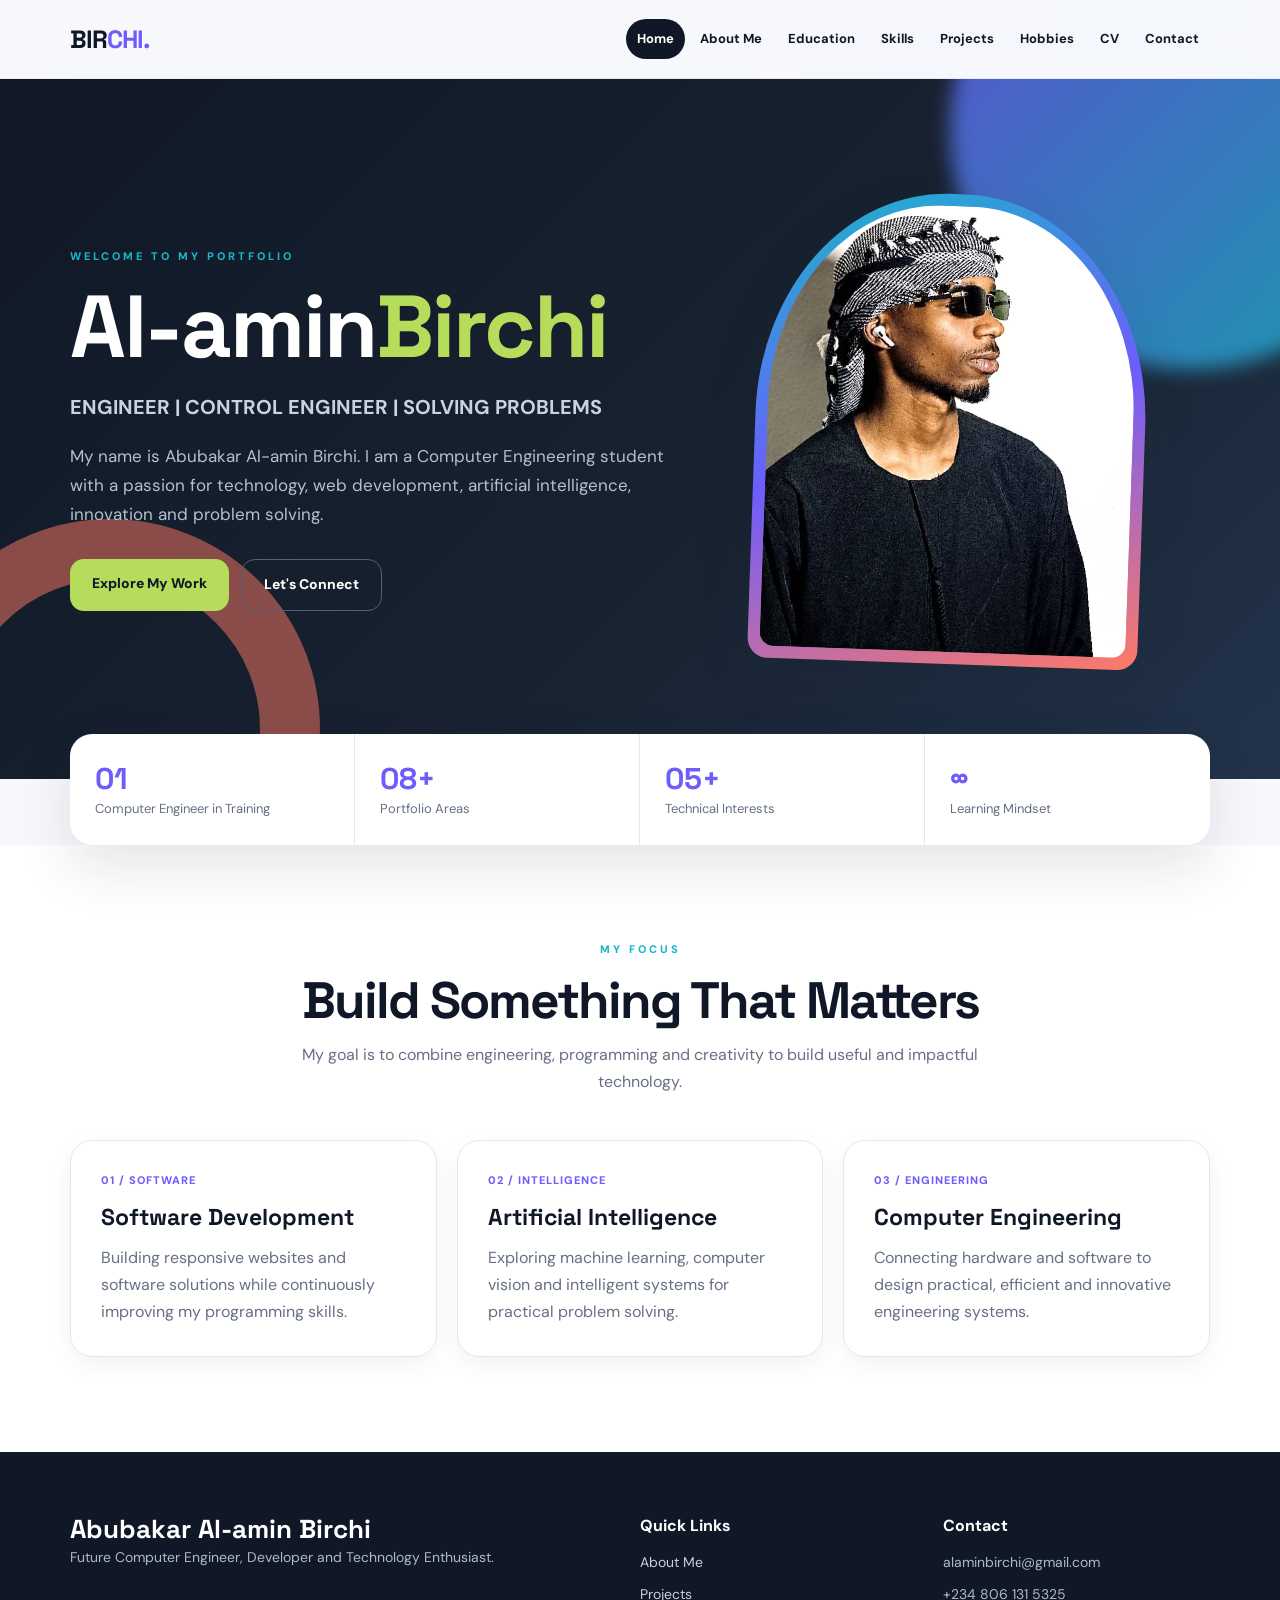
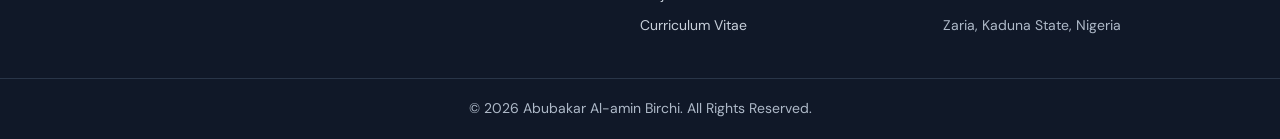
<file: Birchi-Portfolio/index.html>
<!DOCTYPE html>
<html lang="en">
<head>
    <meta charset="UTF-8">
    <meta name="viewport" content="width=device-width, initial-scale=1.0">
    <title>Abubakar Al-amin Birchi | Future Computer Engineer</title>
    <meta name="description" content="Personal portfolio of Abubakar Al-amin Birchi, a Computer Engineering student specialising in web development, artificial intelligence and embedded systems.">
    <link rel="stylesheet" href="assets/css/style.css">
    <script type="application/ld+json">
    {
      "@context": "https://schema.org",
      "@type": "ProfilePage",
      "dateModified": "2026-08-31",
      "mainEntity": {
        "@type": "Person",
        "name": "Abubakar Al-amin Birchi",
        "jobTitle": "Computer Engineering Student",
        "description": "Computer Engineering student with a passion for technology, web development, artificial intelligence, innovation and problem solving.",
        "email": "mailto:alaminbirchi@gmail.com",
        "telephone": "+234-806-131-5325",
        "address": {
          "@type": "PostalAddress",
          "addressLocality": "Zaria",
          "addressRegion": "Kaduna State",
          "addressCountry": "NG"
        },
        "alumniOf": {
          "@type": "CollegeOrUniversity",
          "name": "Ahmadu Bello University, Zaria"
        },
        "knowsAbout": ["Web Development", "Artificial Intelligence", "Embedded Systems", "Computer Vision", "Mechatronics"],
        "image": "assets/images/profile.jpg"
      }
    }
    </script>
</head>
<body>

<header class="site-header">
    <div class="container nav">
        <a href="index.html" class="logo">BIR<span>CHI.</span></a>
        <nav class="nav-links" aria-label="Primary navigation">
            <a href="index.html" class="active">Home</a>
            <a href="about.html">About Me</a>
            <a href="education.html">Education</a>
            <a href="skills.html">Skills</a>
            <a href="projects.html">Projects</a>
            <a href="hobbies.html">Hobbies</a>
            <a href="cv.html">CV</a>
            <a href="contact.html">Contact</a>
        </nav>
    </div>
</header>

<main>
<section class="hero">
    <div class="container hero-content">
        <div class="hero-text">
            <p class="hero-label">WELCOME TO MY PORTFOLIO</p>
            <h1>Al-amin<span>Birchi</span></h1>
            <h2>ENGINEER | CONTROL ENGINEER | SOLVING PROBLEMS</h2>
            <p class="hero-description">
               My name is Abubakar Al-amin Birchi. I am a Computer Engineering student with a passion for technology, web development, artificial intelligence, innovation and problem solving.
            </p>

            <div class="hero-buttons">
                <a href="projects.html" class="btn">Explore My Work</a>
                <a href="contact.html" class="btn btn-outline">Let's Connect</a>
            </div>
        </div>

        <div class="hero-photo-wrap">
            <div class="hero-photo-card">
                <img src="assets/images/profile.jpg" alt="Portrait of Abubakar Al-amin Birchi" class="hero-photo">
            </div>
        </div>
    </div>
</section>

<section class="stats">
    <div class="container stats-grid">
        <div class="stat">
            <h3>01</h3>
            <p>Computer Engineer in Training</p>
        </div>
        <div class="stat">
            <h3>08+</h3>
            <p>Portfolio Areas</p>
        </div>
        <div class="stat">
            <h3>05+</h3>
            <p>Technical Interests</p>
        </div>
        <div class="stat">
            <h3>&#8734;</h3>
            <p>Learning Mindset</p>
        </div>
    </div>
</section>

<section class="section section-white">
    <div class="container">
        <div class="section-heading">
            <p class="eyebrow">MY FOCUS</p>
            <h2>Build Something That Matters</h2>
            <p>
                My goal is to combine engineering, programming and creativity
                to build useful and impactful technology.
            </p>
        </div>

        <div class="card-grid">
            <article class="card">
                <p class="card-number">01 / SOFTWARE</p>
                <h3>Software Development</h3>
                <p>
                    Building responsive websites and software solutions while
                    continuously improving my programming skills.
                </p>
            </article>

            <article class="card">
                <p class="card-number">02 / INTELLIGENCE</p>
                <h3>Artificial Intelligence</h3>
                <p>
                    Exploring machine learning, computer vision and intelligent
                    systems for practical problem solving.
                </p>
            </article>

            <article class="card">
                <p class="card-number">03 / ENGINEERING</p>
                <h3>Computer Engineering</h3>
                <p>
                    Connecting hardware and software to design practical,
                    efficient and innovative engineering systems.
                </p>
            </article>
        </div>
    </div>
</section>
</main>

<footer class="footer">
    <div class="container footer-main">
        <div>
            <h3>Abubakar Al-amin Birchi</h3>
            <p>Future Computer Engineer, Developer and Technology Enthusiast.</p>
        </div>
        <div class="footer-links">
            <h4>Quick Links</h4>
            <a href="about.html">About Me</a>
            <a href="projects.html">Projects</a>
            <a href="cv.html">Curriculum Vitae</a>
        </div>
        <div class="footer-links">
            <h4>Contact</h4>
            <p>alaminbirchi@gmail.com</p>
            <p>+234 806 131 5325</p>
            <p>Zaria, Kaduna State, Nigeria</p>
        </div>
    </div>
    <div class="copyright">
        <p>&copy; 2026 Abubakar Al-amin Birchi. All Rights Reserved.</p>
    </div>
</footer>

</body>
</html>
</file>
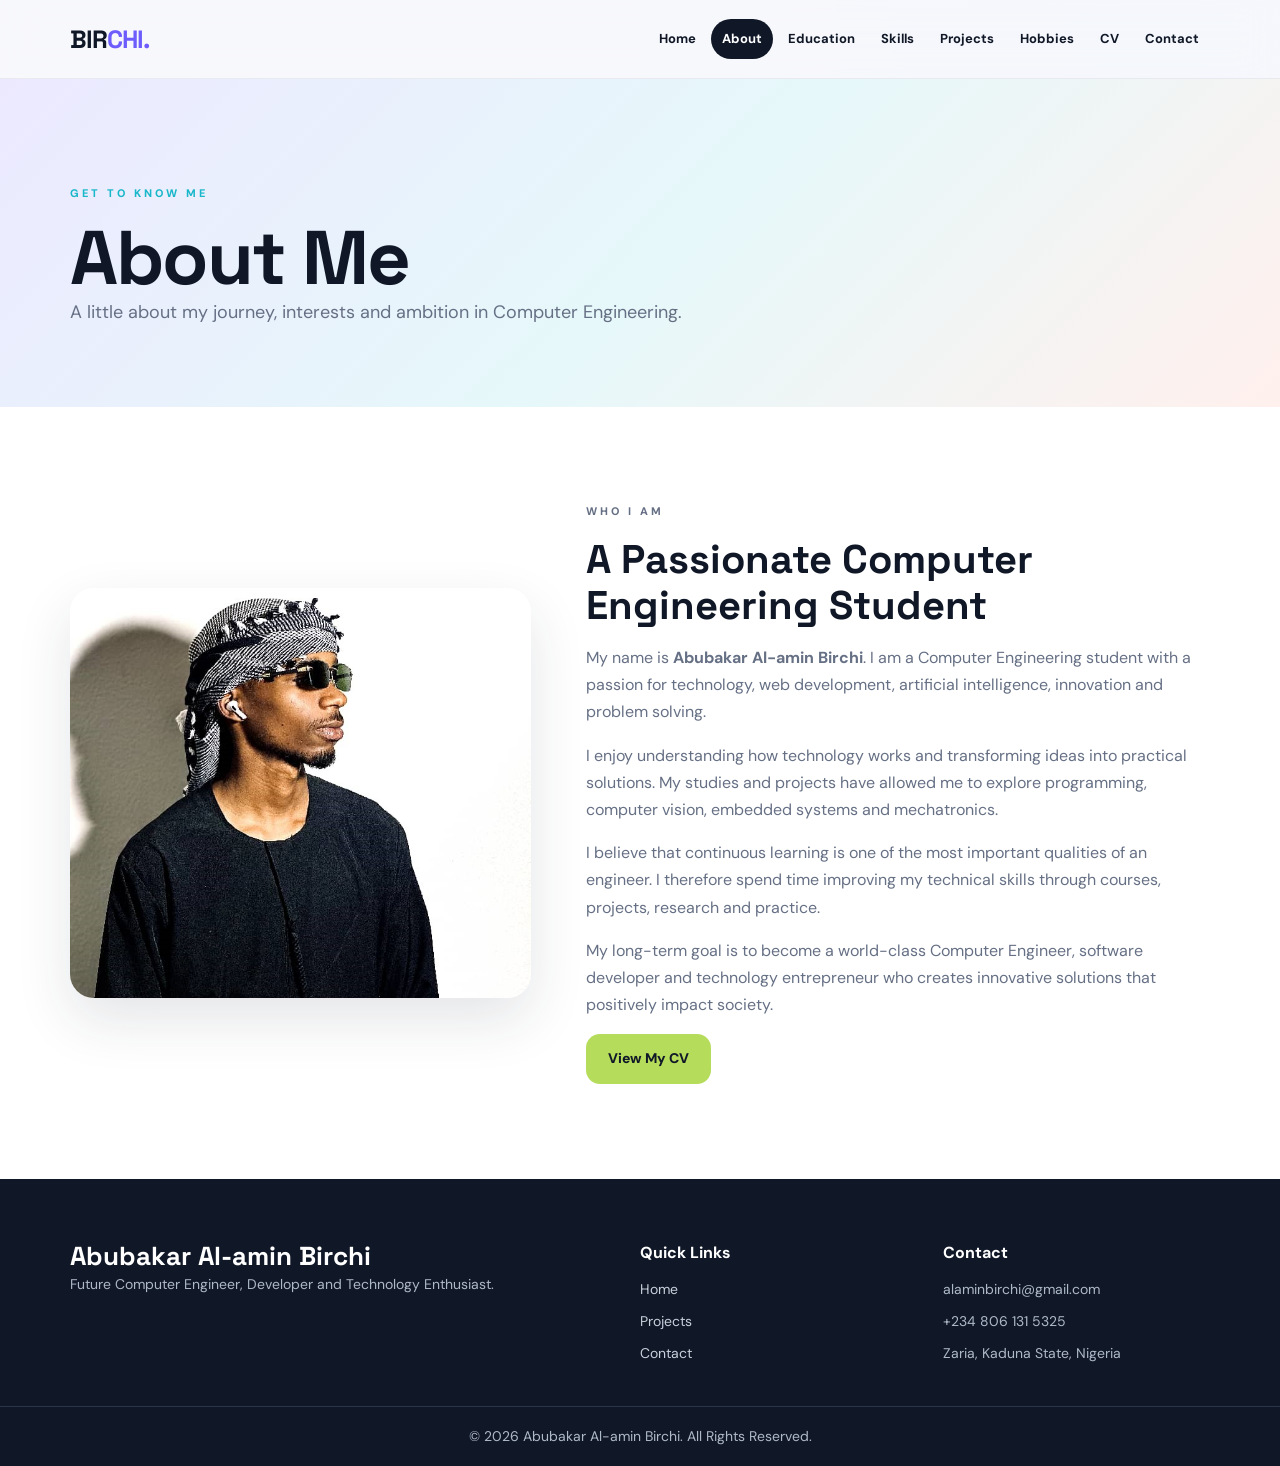
<file: Birchi-Portfolio/about.html>
<!DOCTYPE html>
<html lang="en">
<head>
    <meta charset="UTF-8">
    <meta name="viewport" content="width=device-width, initial-scale=1.0">
    <title>About Me | Abubakar Al-amin Birchi</title>
    <meta name="description" content="Learn more about Abubakar Al-amin Birchi's background, interests and ambitions in Computer Engineering.">
    <link rel="stylesheet" href="assets/css/style.css">
    <script type="application/ld+json">
    {
      "@context": "https://schema.org",
      "@type": "AboutPage",
      "mainEntity": {
        "@type": "Person",
        "name": "Abubakar Al-amin Birchi",
        "description": "Computer Engineering student passionate about technology, web development, artificial intelligence, innovation and problem solving.",
        "email": "mailto:alaminbirchi@gmail.com",
        "image": "assets/images/profile.jpg"
      }
    }
    </script>
</head>
<body>

<header class="site-header">
    <div class="container nav">
        <a href="index.html" class="logo">BIR<span>CHI.</span></a>
        <nav class="nav-links" aria-label="Primary navigation">
            <a href="index.html">Home</a>
            <a href="about.html" class="active">About</a>
            <a href="education.html">Education</a>
            <a href="skills.html">Skills</a>
            <a href="projects.html">Projects</a>
            <a href="hobbies.html">Hobbies</a>
            <a href="cv.html">CV</a>
            <a href="contact.html">Contact</a>
        </nav>
    </div>
</header>

<main>
<section class="page-hero">
    <div class="container">
        <p class="eyebrow">GET TO KNOW ME</p>
        <h1>About Me</h1>
        <p>A little about my journey, interests and ambition in Computer Engineering.</p>
    </div>
</section>

<section class="section section-white">
    <div class="container about-grid">
        <div class="about-photo-box">
            <img src="assets/images/profile.jpg" alt="Portrait of Abubakar Al-amin Birchi">
        </div>

        <div class="about-content">
            <p class="eyebrow">WHO I AM</p>
            <h2>A Passionate Computer Engineering Student</h2>
            <p>
                My name is <strong>Abubakar Al-amin Birchi</strong>. I am a Computer
                Engineering student with a passion for technology, web development,
                artificial intelligence, innovation and problem solving.
            </p>
            <p>
                I enjoy understanding how technology works and transforming ideas
                into practical solutions. My studies and projects have allowed me
                to explore programming, computer vision, embedded systems and
                mechatronics.
            </p>
            <p>
                I believe that continuous learning is one of the most important
                qualities of an engineer. I therefore spend time improving my
                technical skills through courses, projects, research and practice.
            </p>
            <p>
                My long-term goal is to become a world-class Computer Engineer,
                software developer and technology entrepreneur who creates
                innovative solutions that positively impact society.
            </p>
            <a href="cv.html" class="btn">View My CV</a>
        </div>
    </div>
</section>
</main>

<footer class="footer">
    <div class="container footer-main">
        <div><h3>Abubakar Al-amin Birchi</h3><p>Future Computer Engineer, Developer and Technology Enthusiast.</p></div>
        <div class="footer-links"><h4>Quick Links</h4><a href="index.html">Home</a><a href="projects.html">Projects</a><a href="contact.html">Contact</a></div>
        <div class="footer-links"><h4>Contact</h4><p>alaminbirchi@gmail.com</p><p>+234 806 131 5325</p><p>Zaria, Kaduna State, Nigeria</p></div>
    </div>
    <div class="copyright"><p>&copy; 2026 Abubakar Al-amin Birchi. All Rights Reserved.</p></div>
</footer>

</body>
</html>
</file>
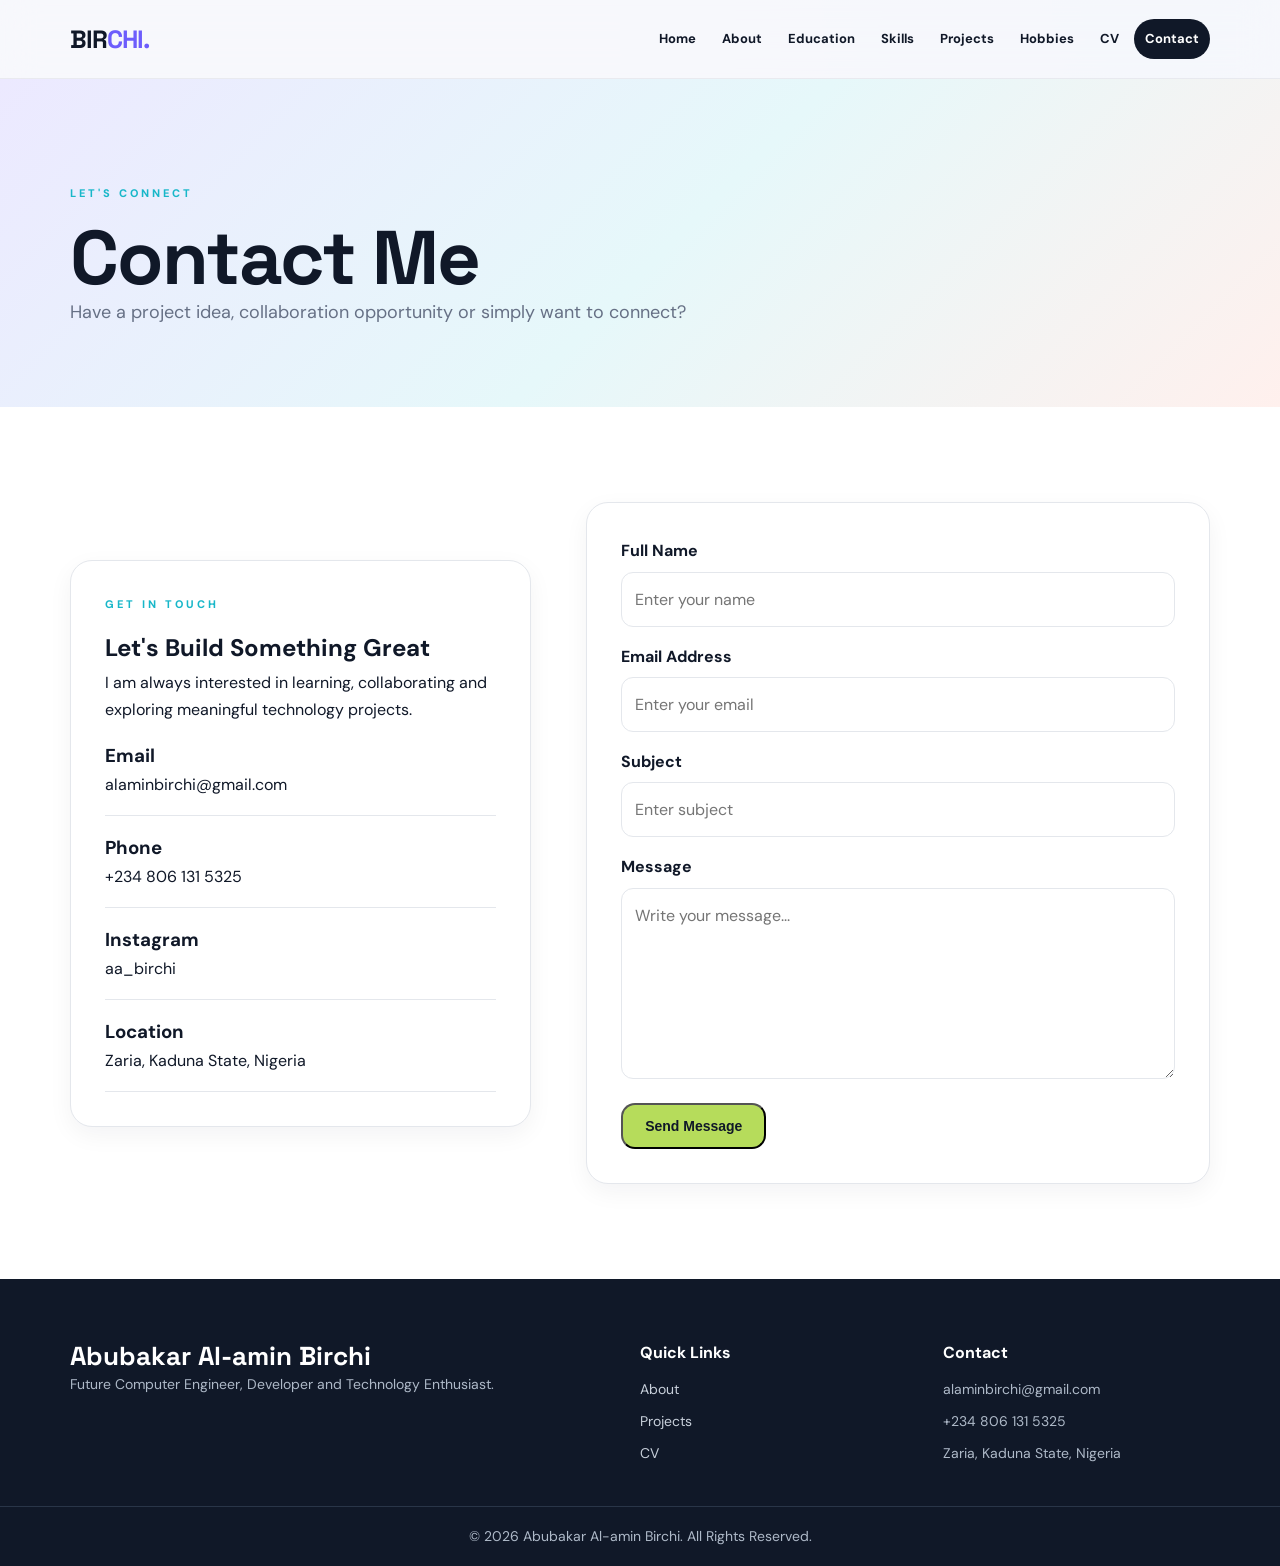
<file: Birchi-Portfolio/contact.html>
<!DOCTYPE html>
<html lang="en">
<head>
    <meta charset="UTF-8">
    <meta name="viewport" content="width=device-width, initial-scale=1.0">
    <title>Contact Me | Abubakar Al-amin Birchi</title>
    <meta name="description" content="Get in touch with Abubakar Al-amin Birchi for collaboration opportunities and project ideas.">
    <link rel="stylesheet" href="assets/css/style.css">
    <script type="application/ld+json">
    {
      "@context": "https://schema.org",
      "@type": "ContactPage",
      "mainEntity": {
        "@type": "Person",
        "name": "Abubakar Al-amin Birchi",
        "email": "mailto:alaminbirchi@gmail.com",
        "telephone": "+234-806-131-5325",
        "address": {
          "@type": "PostalAddress",
          "addressLocality": "Zaria",
          "addressRegion": "Kaduna State",
          "addressCountry": "NG"
        },
        "sameAs": ["https://www.instagram.com/aa_birchi"]
      }
    }
    </script>
</head>
<body>

<header class="site-header">
    <div class="container nav">
        <a href="index.html" class="logo">BIR<span>CHI.</span></a>
        <nav class="nav-links" aria-label="Primary navigation">
            <a href="index.html">Home</a><a href="about.html">About</a>
            <a href="education.html">Education</a><a href="skills.html">Skills</a>
            <a href="projects.html">Projects</a><a href="hobbies.html">Hobbies</a>
            <a href="cv.html">CV</a><a href="contact.html" class="active">Contact</a>
        </nav>
    </div>
</header>

<main>
<section class="page-hero">
    <div class="container">
        <p class="eyebrow">LET'S CONNECT</p>
        <h1>Contact Me</h1>
        <p>Have a project idea, collaboration opportunity or simply want to connect?</p>
    </div>
</section>

<section class="section section-white">
    <div class="container contact-grid">

        <div class="contact-info">
            <p class="eyebrow">GET IN TOUCH</p>
            <h2>Let's Build Something Great</h2>
            <p>
                I am always interested in learning, collaborating and exploring
                meaningful technology projects.
            </p>

            <div class="contact-item">
                <h3>Email</h3>
                <p>alaminbirchi@gmail.com</p>
            </div>

            <div class="contact-item">
                <h3>Phone</h3>
                <p>+234 806 131 5325</p>
            </div>

            <div class="contact-item">
                <h3>Instagram</h3>
                <p>aa_birchi</p>
            </div>
            <div class="contact-item">
                <h3>Location</h3>
                <p>Zaria, Kaduna State, Nigeria</p>
            </div>
        </div>

        <div class="contact-form">
            <form action="mailto:alaminbirchi@gmail.com" method="post" enctype="text/plain">
                <div class="form-group">
                    <label for="name">Full Name</label>
                    <input type="text" id="name" name="name" placeholder="Enter your name" required>
                </div>

                <div class="form-group">
                    <label for="email">Email Address</label>
                    <input type="email" id="email" name="email" placeholder="Enter your email" required>
                </div>

                <div class="form-group">
                    <label for="subject">Subject</label>
                    <input type="text" id="subject" name="subject" placeholder="Enter subject" required>
                </div>

                <div class="form-group">
                    <label for="message">Message</label>
                    <textarea id="message" name="message" rows="6" placeholder="Write your message..." required></textarea>
                </div>

                <button type="submit" class="btn">Send Message</button>
            </form>
        </div>

    </div>
</section>
</main>

<footer class="footer">
    <div class="container footer-main">
        <div><h3>Abubakar Al-amin Birchi</h3><p>Future Computer Engineer, Developer and Technology Enthusiast.</p></div>
        <div class="footer-links"><h4>Quick Links</h4><a href="about.html">About</a><a href="projects.html">Projects</a><a href="cv.html">CV</a></div>
        <div class="footer-links"><h4>Contact</h4><p>alaminbirchi@gmail.com</p><p>+234 806 131 5325</p><p>Zaria, Kaduna State, Nigeria</p></div>
    </div>
    <div class="copyright"><p>&copy; 2026 Abubakar Al-amin Birchi. All Rights Reserved.</p></div>
</footer>

</body>
</html>
</file>
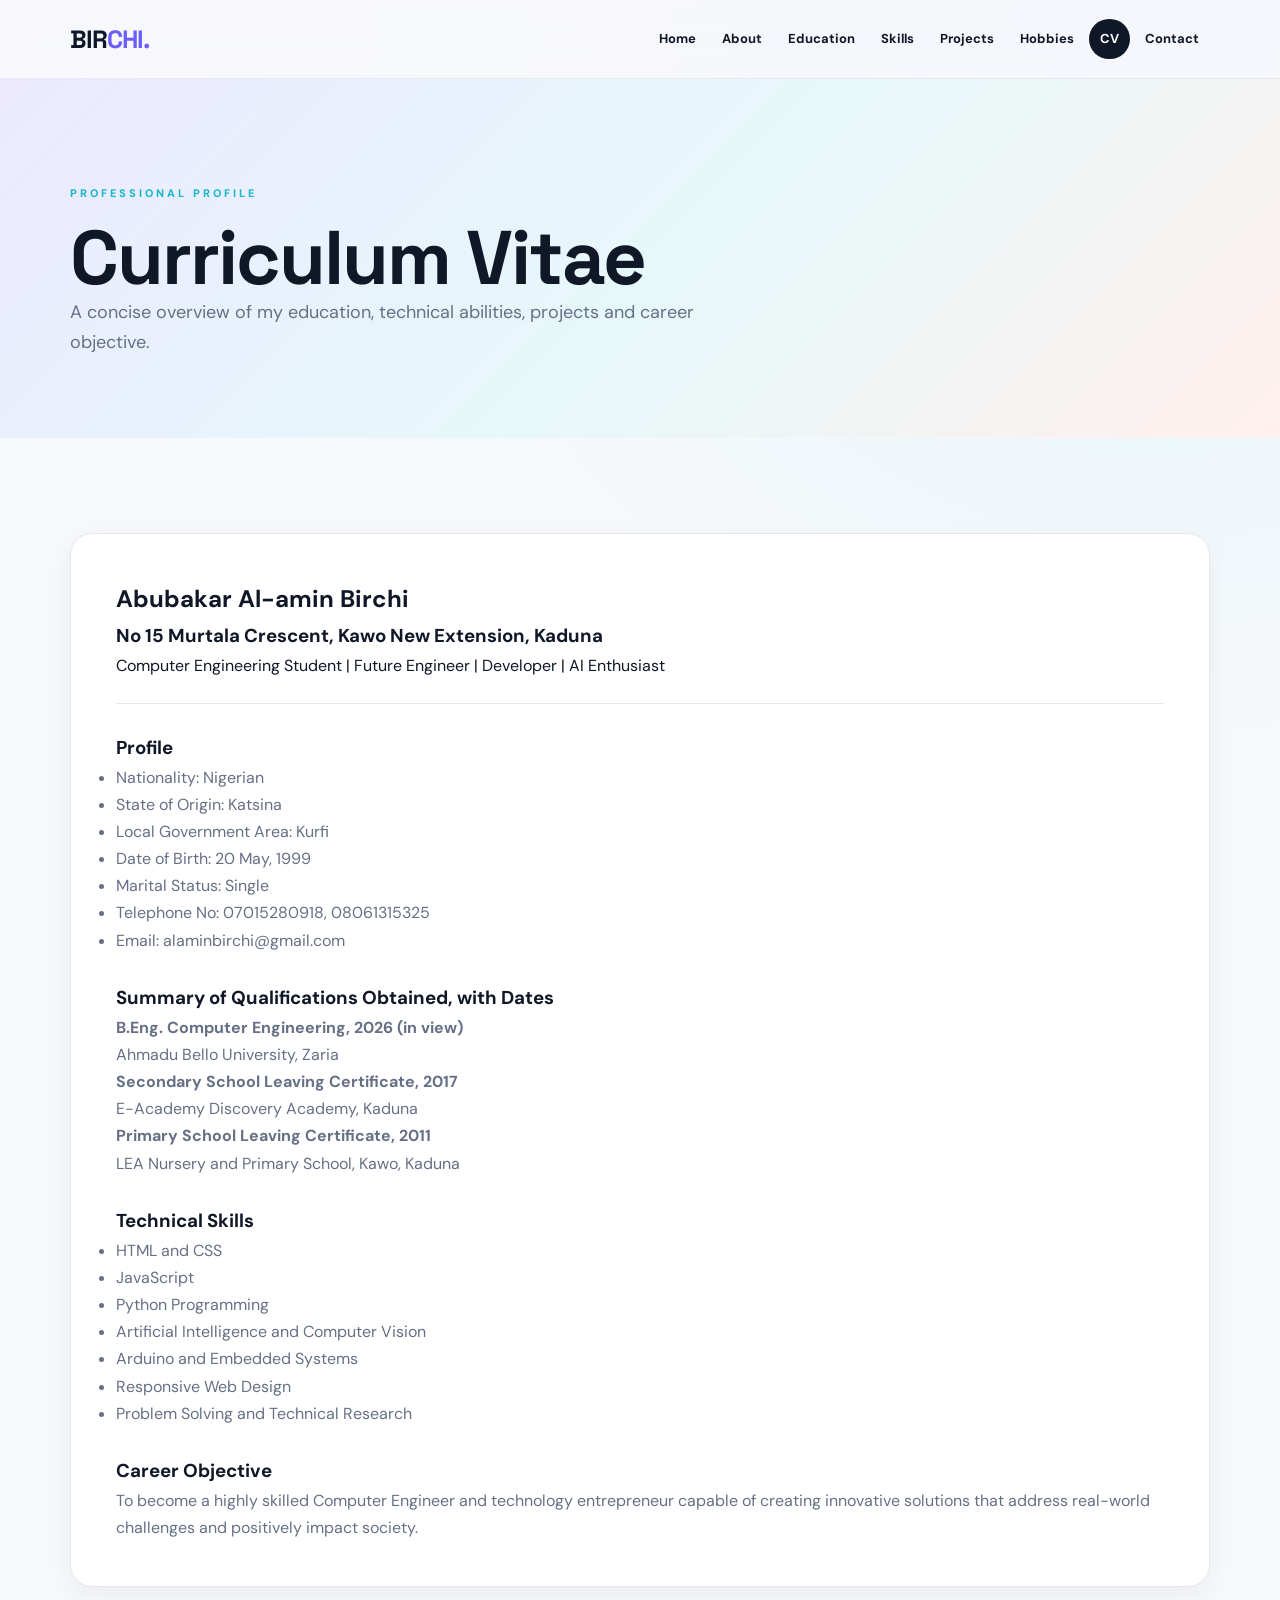
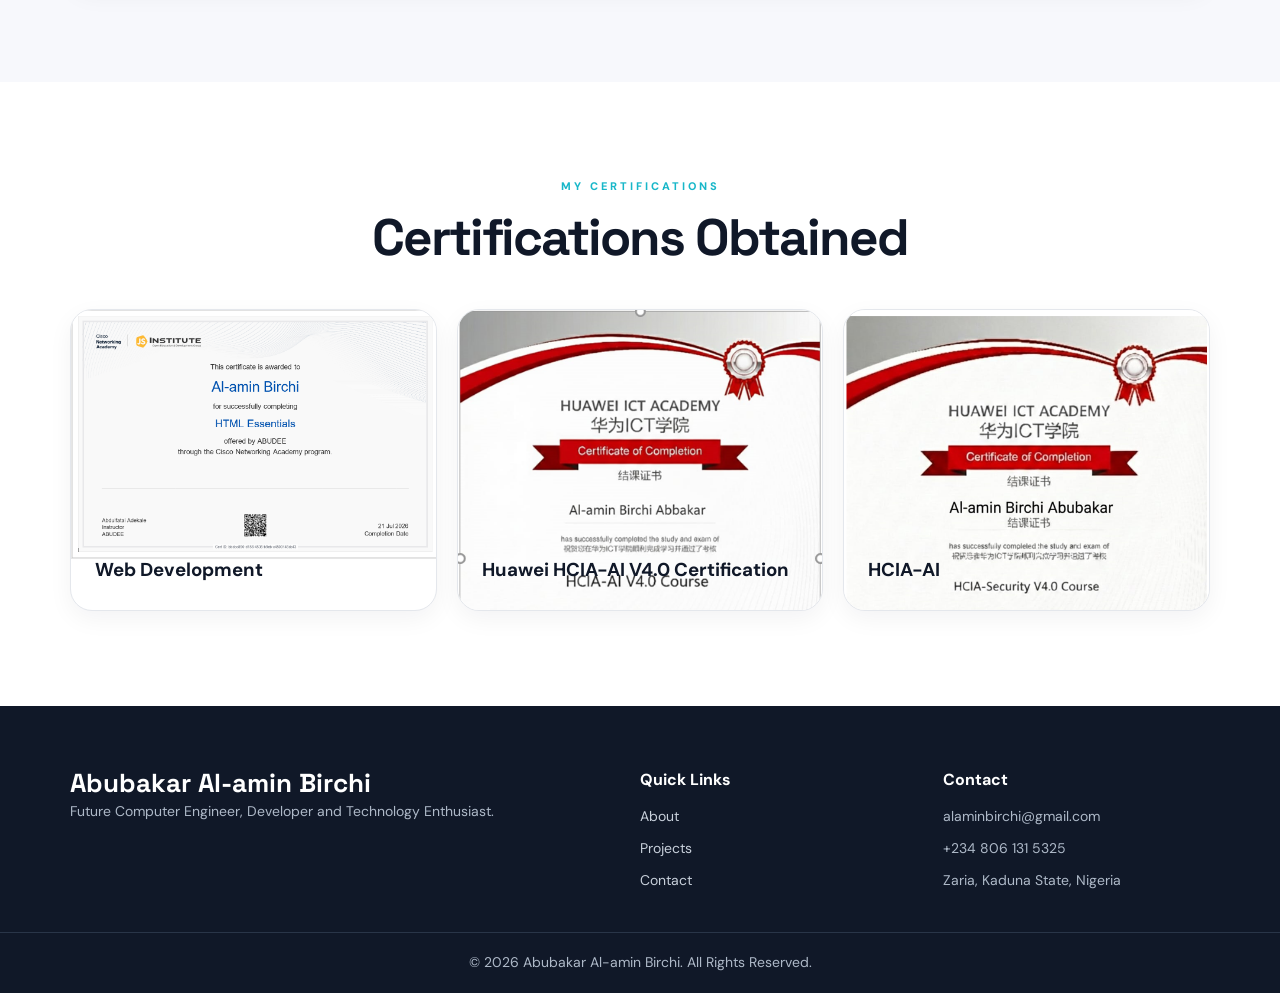
<file: Birchi-Portfolio/cv.html>
<!DOCTYPE html>
<html lang="en">
<head>
    <meta charset="UTF-8">
    <meta name="viewport" content="width=device-width, initial-scale=1.0">
    <title>CV | Abubakar Al-amin Birchi</title>
    <meta name="description" content="Curriculum Vitae of Abubakar Al-amin Birchi, Computer Engineering student.">
    <link rel="stylesheet" href="assets/css/style.css">
    <script type="application/ld+json">
    {
      "@context": "https://schema.org",
      "@type": "ProfilePage",
      "mainEntity": {
        "@type": "Person",
        "name": "Abubakar Al-amin Birchi",
        "nationality": "Nigerian",
        "email": "mailto:alaminbirchi@gmail.com",
        "telephone": ["+234-701-528-0918", "+234-806-131-5325"],
        "birthDate": "1999-05-20",
        "alumniOf": {
          "@type": "CollegeOrUniversity",
          "name": "Ahmadu Bello University, Zaria"
        },
        "hasCredential": [
          { "@type": "EducationalOccupationalCredential", "name": "Web Development for Beginners" },
          { "@type": "EducationalOccupationalCredential", "name": "Huawei HCIA-AI V4.0 Certification" },
          { "@type": "EducationalOccupationalCredential", "name": "Generative AI for Beginners" }
        ]
      }
    }
    </script>
</head>
<body>

<header class="site-header">
    <div class="container nav">
        <a href="index.html" class="logo">BIR<span>CHI.</span></a>
        <nav class="nav-links" aria-label="Primary navigation">
            <a href="index.html">Home</a>
            <a href="about.html">About</a>
            <a href="education.html">Education</a>
            <a href="skills.html">Skills</a>
            <a href="projects.html">Projects</a>
            <a href="hobbies.html">Hobbies</a>
            <a href="cv.html" class="active">CV</a>
            <a href="contact.html">Contact</a>
        </nav>
    </div>
</header>

<main>
<section class="page-hero">
    <div class="container">
        <p class="eyebrow">PROFESSIONAL PROFILE</p>
        <h1>Curriculum Vitae</h1>
        <p>A concise overview of my education, technical abilities, projects and career objective.</p>
    </div>
</section>

<section class="section">
    <div class="container cv">
        <div class="cv-header">
            <h2>Abubakar Al-amin Birchi</h2>
            <h3>No 15 Murtala Crescent, Kawo New Extension, Kaduna</h3>
            <p>Computer Engineering Student | Future Engineer | Developer | AI Enthusiast</p>
        </div>

        <div class="cv-section">
            <h3>Profile</h3>
            <ul>
               <li>Nationality: Nigerian</li>
               <li>State of Origin: Katsina</li>
               <li>Local Government Area: Kurfi</li>
               <li>Date of Birth: 20 May, 1999</li>
               <li>Marital Status: Single</li>
               <li>Telephone No: 07015280918, 08061315325</li>
               <li>Email: alaminbirchi@gmail.com</li>
            </ul>
        </div>

        <div class="cv-section">
            <h3>Summary of Qualifications Obtained, with Dates</h3>
            <p><strong>B.Eng. Computer Engineering, 2026 (in view)</strong></p>
            <p>Ahmadu Bello University, Zaria</p>
            <p><strong>Secondary School Leaving Certificate, 2017</strong></p>
            <p>E-Academy Discovery Academy, Kaduna</p>
            <p><strong>Primary School Leaving Certificate, 2011</strong></p>
            <p>LEA Nursery and Primary School, Kawo, Kaduna</p>
        </div>

        <div class="cv-section">
            <h3>Technical Skills</h3>
            <ul>
                <li>HTML and CSS</li>
                <li>JavaScript</li>
                <li>Python Programming</li>
                <li>Artificial Intelligence and Computer Vision</li>
                <li>Arduino and Embedded Systems</li>
                <li>Responsive Web Design</li>
                <li>Problem Solving and Technical Research</li>
            </ul>
        </div>

        <div class="cv-section">
            <h3>Career Objective</h3>
            <p>
                To become a highly skilled Computer Engineer and technology
                entrepreneur capable of creating innovative solutions that
                address real-world challenges and positively impact society.
            </p>
        </div>
    </div>
</section>

<section class="section section-white">
    <div class="container">
        <div class="section-heading">
            <p class="eyebrow">MY CERTIFICATIONS</p>
            <h2>Certifications Obtained</h2>
        </div>

        <div class="project-grid">
            <article class="project-card">
                <div class="project-image">
                    <img src="assets/images/cert-web-dev.png" alt="Web Development for Beginners Certificate">
                </div>
                <div class="project-body">
                    <h3>Web Development </h3>
                </div>
            </article>

            <article class="project-card">
                <div class="project-image">
                    <img src="assets/images/cert-huawei-ai.png" alt="Huawei HCIA-AI V4.0 Certificate">
                </div>
                <div class="project-body">
                    <h3>Huawei HCIA-AI V4.0 Certification</h3>
                </div>
            </article>

            <article class="project-card">
                <div class="project-image">
                    <img src="assets/images/cert-genai.png" alt="Generative AI for Beginners Certificate">
                </div>
                <div class="project-body">
                    <h3>HCIA-AI</h3>
                </div>
            </article>
        </div>
    </div>
</section>
</main>

<footer class="footer">
    <div class="container footer-main">
        <div><h3>Abubakar Al-amin Birchi</h3><p>Future Computer Engineer, Developer and Technology Enthusiast.</p></div>
        <div class="footer-links"><h4>Quick Links</h4><a href="about.html">About</a><a href="projects.html">Projects</a><a href="contact.html">Contact</a></div>
        <div class="footer-links"><h4>Contact</h4><p>alaminbirchi@gmail.com</p><p>+234 806 131 5325</p><p>Zaria, Kaduna State, Nigeria</p></div>
    </div>
    <div class="copyright"><p>&copy; 2026 Abubakar Al-amin Birchi. All Rights Reserved.</p></div>
</footer>

</body>
</html>
</file>
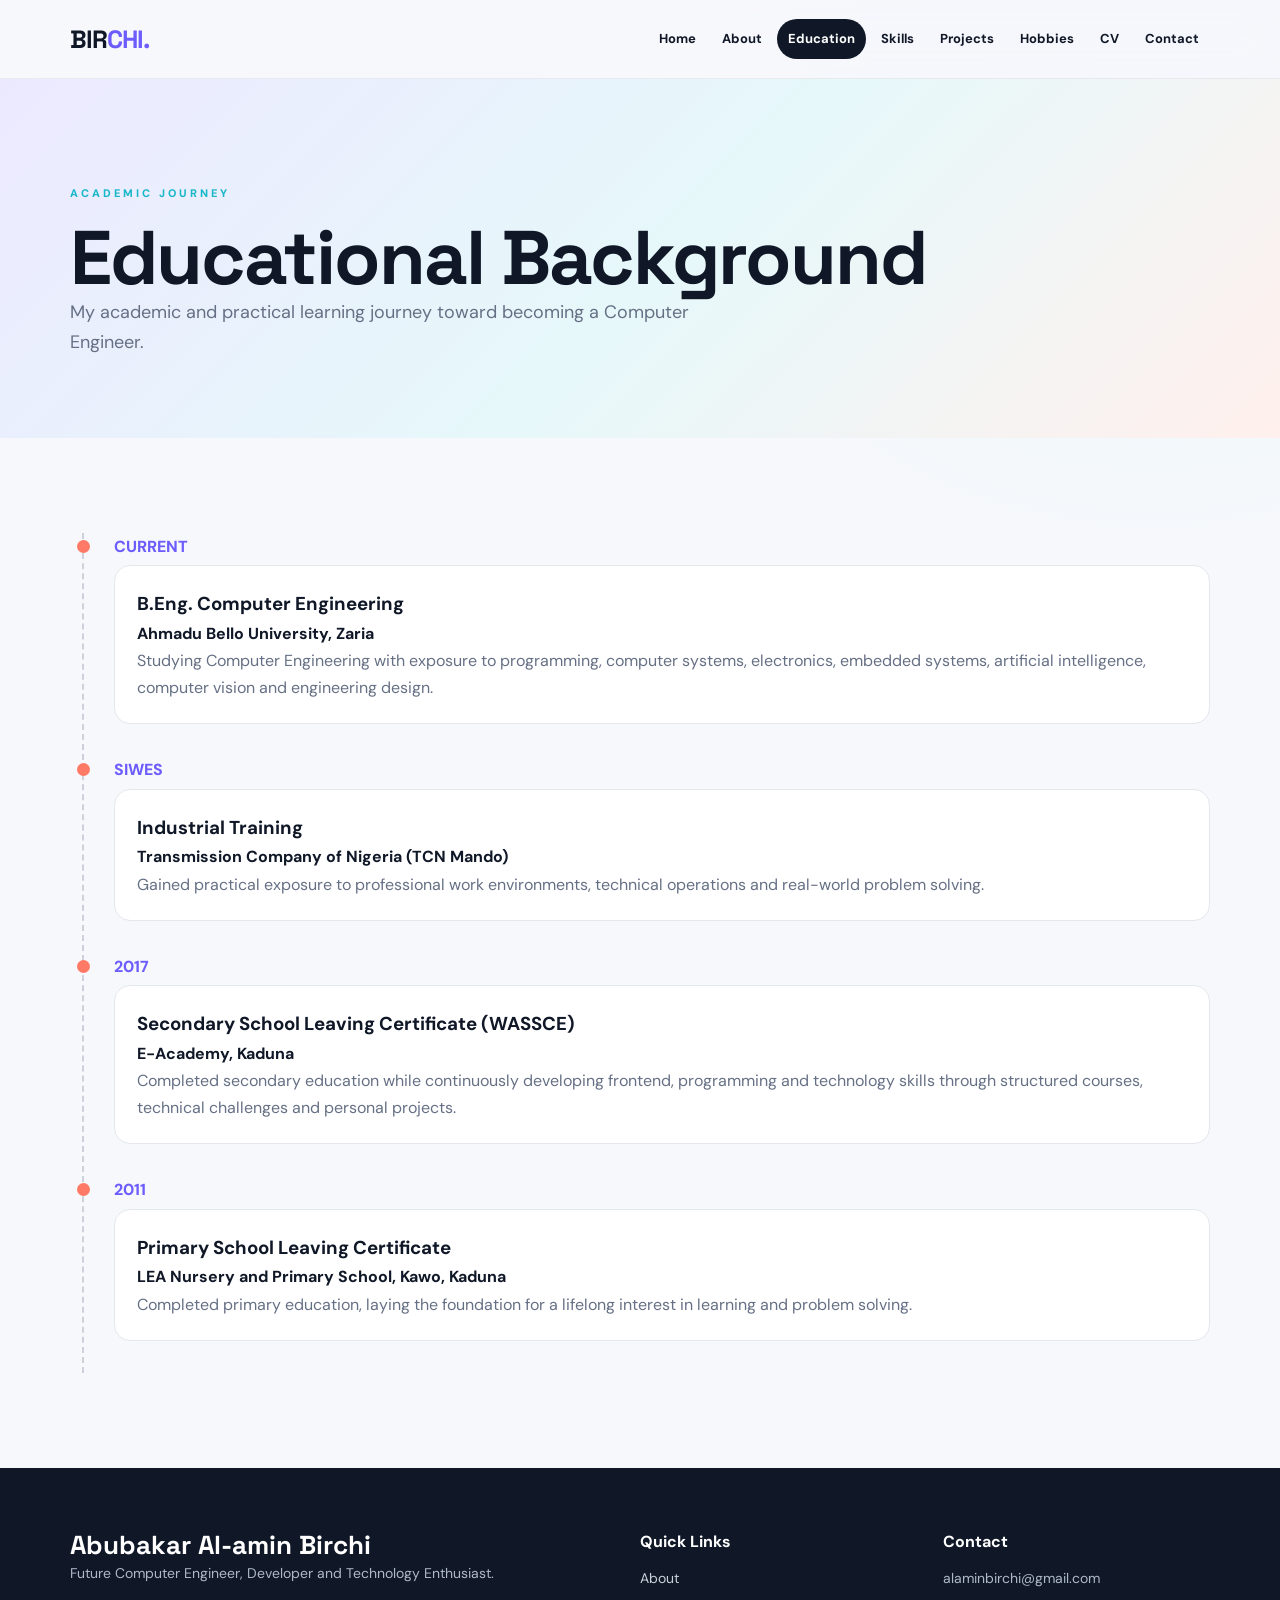
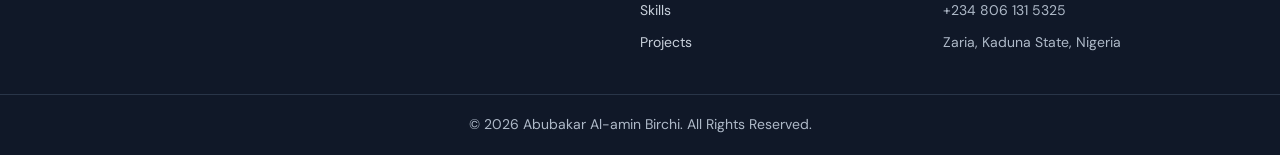
<file: Birchi-Portfolio/education.html>
<!DOCTYPE html>
<html lang="en">
<head>
    <meta charset="UTF-8">
    <meta name="viewport" content="width=device-width, initial-scale=1.0">
    <title>Education | Abubakar Al-amin Birchi</title>
    <meta name="description" content="Educational background and academic timeline of Abubakar Al-amin Birchi.">
    <link rel="stylesheet" href="assets/css/style.css">
    <script type="application/ld+json">
    {
      "@context": "https://schema.org",
      "@type": "ProfilePage",
      "mainEntity": {
        "@type": "Person",
        "name": "Abubakar Al-amin Birchi",
        "alumniOf": [
          {
            "@type": "CollegeOrUniversity",
            "name": "Ahmadu Bello University, Zaria",
            "description": "B.Eng. Computer Engineering (in progress)"
          },
          {
            "@type": "EducationalOrganization",
            "name": "Transmission Company of Nigeria (TCN Mando)",
            "description": "Industrial Training (SIWES)"
          },
          {
            "@type": "HighSchool",
            "name": "E-Academy, Kaduna",
            "description": "WASSCE, 2017"
          },
          {
            "@type": "ElementarySchool",
            "name": "LEA Nursery and Primary School, Kawo, Kaduna",
            "description": "Primary Leaving Certificate, 2011"
          }
        ]
      }
    }
    </script>
</head>
<body>

<header class="site-header">
    <div class="container nav">
        <a href="index.html" class="logo">BIR<span>CHI.</span></a>
        <nav class="nav-links" aria-label="Primary navigation">
            <a href="index.html">Home</a>
            <a href="about.html">About</a>
            <a href="education.html" class="active">Education</a>
            <a href="skills.html">Skills</a>
            <a href="projects.html">Projects</a>
            <a href="hobbies.html">Hobbies</a>
            <a href="cv.html">CV</a>
            <a href="contact.html">Contact</a>
        </nav>
    </div>
</header>

<main>
<section class="page-hero">
    <div class="container">
        <p class="eyebrow">ACADEMIC JOURNEY</p>
        <h1>Educational Background</h1>
        <p>My academic and practical learning journey toward becoming a Computer Engineer.</p>
    </div>
</section>

<section class="section">
    <div class="container">
        <div class="timeline">

            <div class="timeline-item">
                <div class="timeline-year">CURRENT</div>
                <div class="timeline-content">
                    <h3>B.Eng. Computer Engineering</h3>
                    <h4>Ahmadu Bello University, Zaria</h4>
                    <p>
                        Studying Computer Engineering with exposure to programming,
                        computer systems, electronics, embedded systems, artificial
                        intelligence, computer vision and engineering design.
                    </p>
                </div>
            </div>

            <div class="timeline-item">
                <div class="timeline-year">SIWES</div>
                <div class="timeline-content">
                    <h3>Industrial Training</h3>
                    <h4>Transmission Company of Nigeria (TCN Mando)</h4>
                    <p>
                        Gained practical exposure to professional work environments,
                        technical operations and real-world problem solving.
                    </p>
                </div>
            </div>

            <div class="timeline-item">
                <div class="timeline-year">2017</div>
                <div class="timeline-content">
                    <h3>Secondary School Leaving Certificate (WASSCE)</h3>
                    <h4>E-Academy, Kaduna</h4>
                    <p>
                        Completed secondary education while continuously developing
                        frontend, programming and technology skills through structured
                        courses, technical challenges and personal projects.
                    </p>
                </div>
            </div>

            <div class="timeline-item">
                <div class="timeline-year">2011</div>
                <div class="timeline-content">
                    <h3>Primary School Leaving Certificate</h3>
                    <h4>LEA Nursery and Primary School, Kawo, Kaduna</h4>
                    <p>
                        Completed primary education, laying the foundation for a
                        lifelong interest in learning and problem solving.
                    </p>
                </div>
            </div>

        </div>
    </div>
</section>
</main>

<footer class="footer">
    <div class="container footer-main">
        <div><h3>Abubakar Al-amin Birchi</h3><p>Future Computer Engineer, Developer and Technology Enthusiast.</p></div>
        <div class="footer-links"><h4>Quick Links</h4><a href="about.html">About</a><a href="skills.html">Skills</a><a href="projects.html">Projects</a></div>
        <div class="footer-links"><h4>Contact</h4><p>alaminbirchi@gmail.com</p><p>+234 806 131 5325</p><p>Zaria, Kaduna State, Nigeria</p></div>
    </div>
    <div class="copyright"><p>&copy; 2026 Abubakar Al-amin Birchi. All Rights Reserved.</p></div>
</footer>

</body>
</html>
</file>
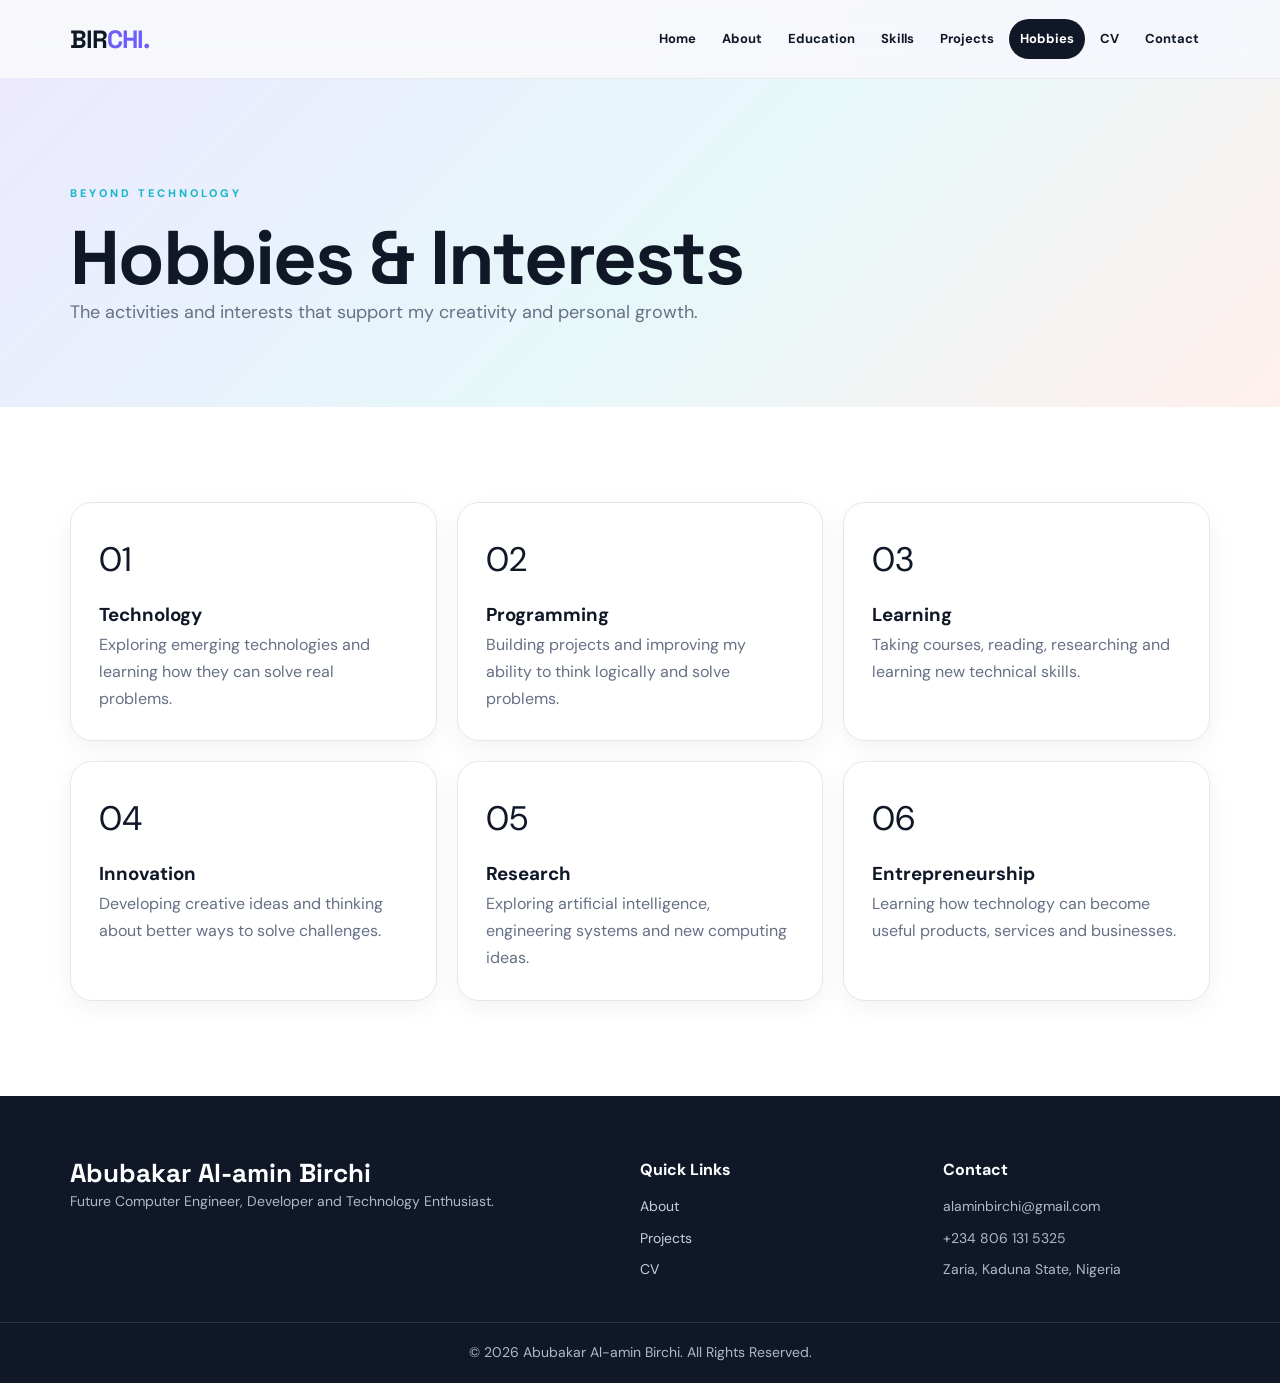
<file: Birchi-Portfolio/hobbies.html>
<!DOCTYPE html>
<html lang="en">
<head>
    <meta charset="UTF-8">
    <meta name="viewport" content="width=device-width, initial-scale=1.0">
    <title>Hobbies &amp; Interests | Abubakar Al-amin Birchi</title>
    <meta name="description" content="Hobbies and interests of Abubakar Al-amin Birchi beyond his engineering studies.">
    <link rel="stylesheet" href="assets/css/style.css">
    <script type="application/ld+json">
    {
      "@context": "https://schema.org",
      "@type": "ProfilePage",
      "mainEntity": {
        "@type": "Person",
        "name": "Abubakar Al-amin Birchi",
        "knowsAbout": ["Technology", "Programming", "Learning", "Innovation", "Research", "Entrepreneurship"]
      }
    }
    </script>
</head>
<body>

<header class="site-header">
    <div class="container nav">
        <a href="index.html" class="logo">BIR<span>CHI.</span></a>
        <nav class="nav-links" aria-label="Primary navigation">
            <a href="index.html">Home</a>
            <a href="about.html">About</a>
            <a href="education.html">Education</a>
            <a href="skills.html">Skills</a>
            <a href="projects.html">Projects</a>
            <a href="hobbies.html" class="active">Hobbies</a>
            <a href="cv.html">CV</a>
            <a href="contact.html">Contact</a>
        </nav>
    </div>
</header>

<main>
<section class="page-hero">
    <div class="container">
        <p class="eyebrow">BEYOND TECHNOLOGY</p>
        <h1>Hobbies &amp; Interests</h1>
        <p>The activities and interests that support my creativity and personal growth.</p>
    </div>
</section>

<section class="section section-white">
    <div class="container">
        <div class="hobby-grid">
            <article class="hobby-card"><div class="hobby-icon">01</div><h3>Technology</h3><p>Exploring emerging technologies and learning how they can solve real problems.</p></article>
            <article class="hobby-card"><div class="hobby-icon">02</div><h3>Programming</h3><p>Building projects and improving my ability to think logically and solve problems.</p></article>
            <article class="hobby-card"><div class="hobby-icon">03</div><h3>Learning</h3><p>Taking courses, reading, researching and learning new technical skills.</p></article>
            <article class="hobby-card"><div class="hobby-icon">04</div><h3>Innovation</h3><p>Developing creative ideas and thinking about better ways to solve challenges.</p></article>
            <article class="hobby-card"><div class="hobby-icon">05</div><h3>Research</h3><p>Exploring artificial intelligence, engineering systems and new computing ideas.</p></article>
            <article class="hobby-card"><div class="hobby-icon">06</div><h3>Entrepreneurship</h3><p>Learning how technology can become useful products, services and businesses.</p></article>
        </div>
    </div>
</section>
</main>

<footer class="footer">
    <div class="container footer-main">
        <div><h3>Abubakar Al-amin Birchi</h3><p>Future Computer Engineer, Developer and Technology Enthusiast.</p></div>
        <div class="footer-links"><h4>Quick Links</h4><a href="about.html">About</a><a href="projects.html">Projects</a><a href="cv.html">CV</a></div>
        <div class="footer-links"><h4>Contact</h4><p>alaminbirchi@gmail.com</p><p>+234 806 131 5325</p><p>Zaria, Kaduna State, Nigeria</p></div>
    </div>
    <div class="copyright"><p>&copy; 2026 Abubakar Al-amin Birchi. All Rights Reserved.</p></div>
</footer>

</body>
</html>
</file>
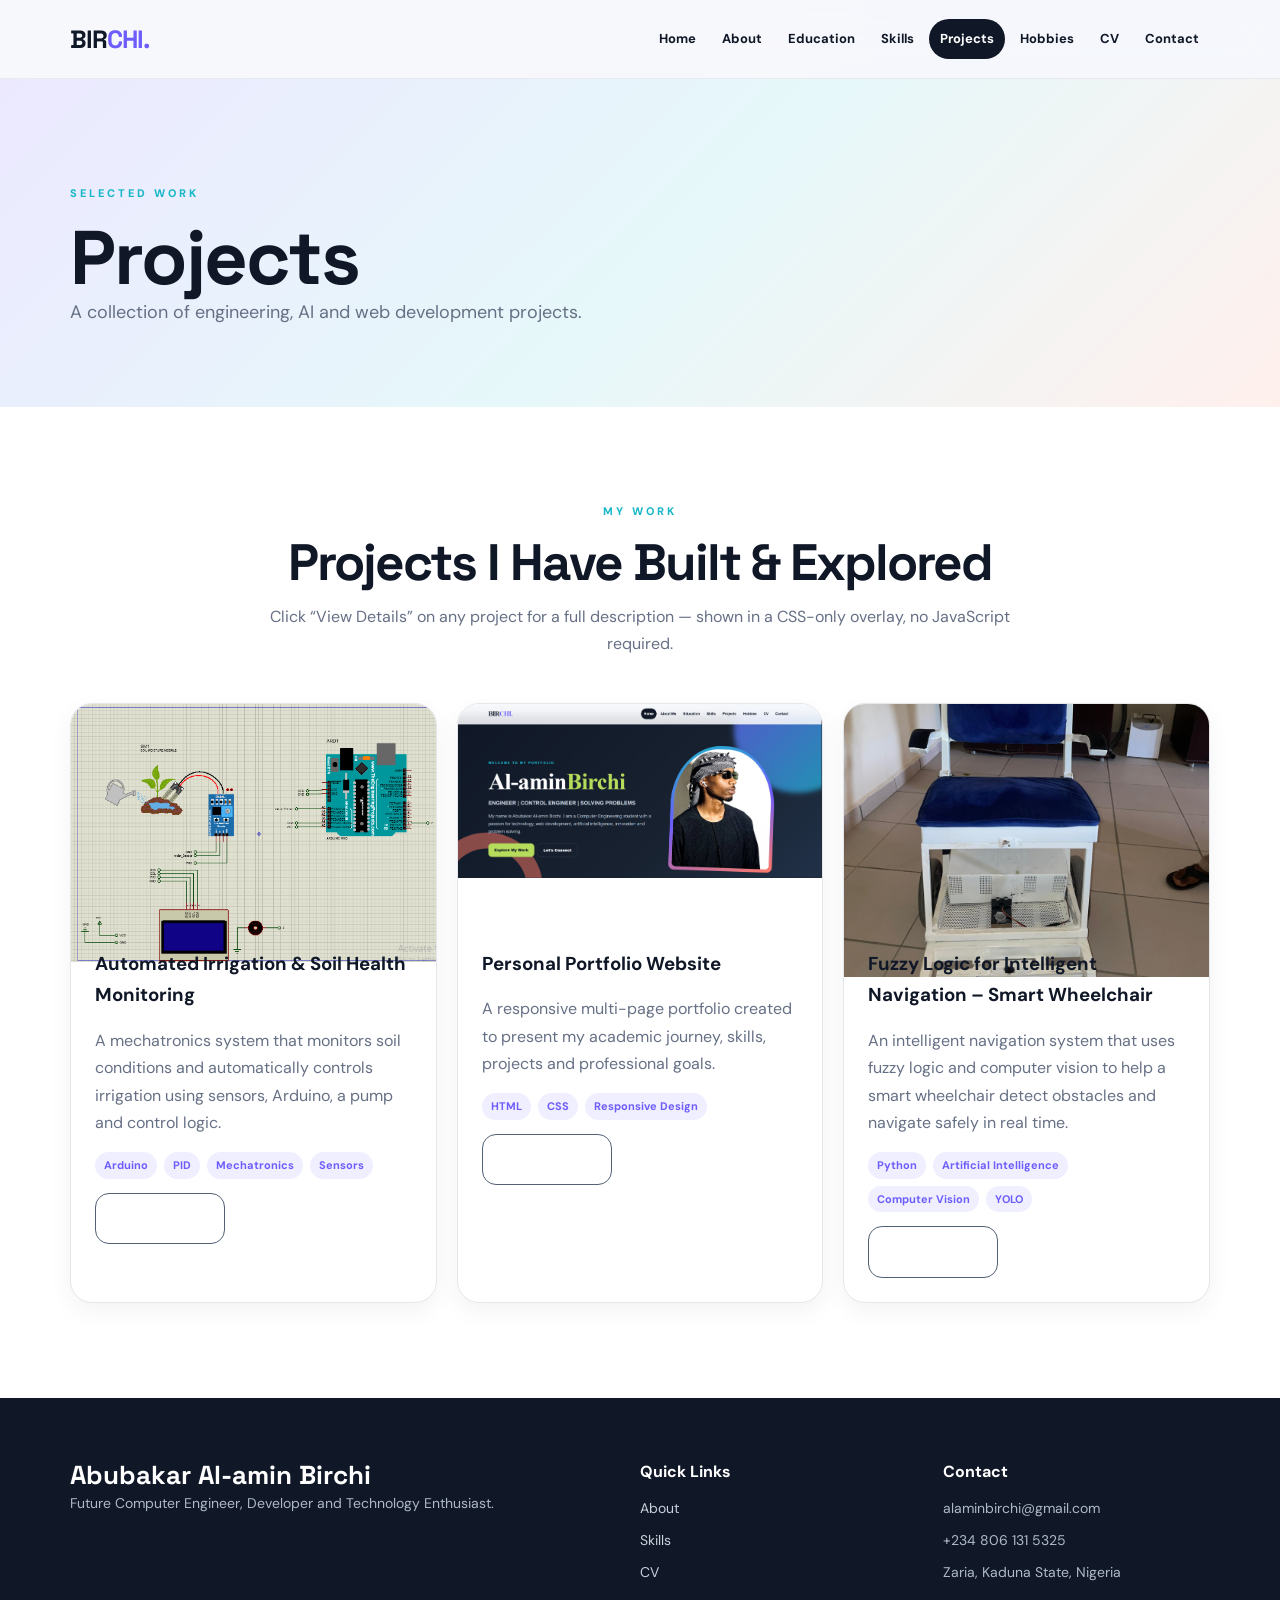
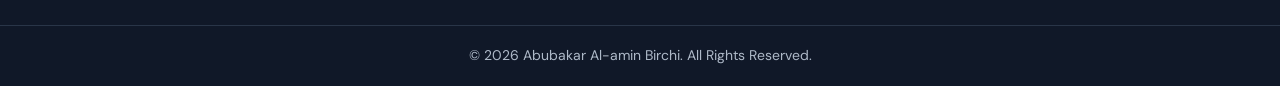
<file: Birchi-Portfolio/projects.html>
<!DOCTYPE html>
<html lang="en">
<head>
    <meta charset="UTF-8">
    <meta name="viewport" content="width=device-width, initial-scale=1.0">
    <title>Projects | Abubakar Al-amin Birchi</title>
    <meta name="description" content="A collection of engineering, AI and web development projects by Abubakar Al-amin Birchi.">
    <link rel="stylesheet" href="assets/css/style.css">
    <script type="application/ld+json">
    {
      "@context": "https://schema.org",
      "@type": "ItemList",
      "itemListElement": [
        {
          "@type": "ListItem",
          "position": 1,
          "item": {
            "@type": "CreativeWork",
            "name": "Automated Irrigation & Soil Health Monitoring",
            "dateCreated": "2025-11-10",
            "genre": "Mechatronics",
            "description": "A mechatronics system that monitors soil conditions and automatically controls irrigation using sensors, Arduino, a pump and control logic.",
            "image": "assets/images/smart-irrigation.png",
            "creator": { "@type": "Person", "name": "Abubakar Al-amin Birchi" }
          }
        },
        {
          "@type": "ListItem",
          "position": 2,
          "item": {
            "@type": "CreativeWork",
            "name": "Personal Portfolio Website",
            "dateCreated": "2026-08-01",
            "genre": "Web Development",
            "description": "A responsive multi-page portfolio built with semantic XHTML/HTML5 and pure CSS.",
            "image": "assets/images/portfolio-website.png",
            "creator": { "@type": "Person", "name": "Abubakar Al-amin Birchi" }
          }
        },
        {
          "@type": "ListItem",
          "position": 3,
          "item": {
            "@type": "CreativeWork",
            "name": "Fuzzy Logic for Intelligent Navigation - Smart Wheelchair",
            "dateCreated": "2026-03-15",
            "genre": "Artificial Intelligence",
            "description": "An intelligent navigation system using fuzzy logic and computer vision to help a smart wheelchair navigate safely.",
            "image": "assets/images/smart-wheelchair.jpg",
            "creator": { "@type": "Person", "name": "Abubakar Al-amin Birchi" }
          }
        }
      ]
    }
    </script>
</head>
<body>

<header class="site-header">
    <div class="container nav">
        <a href="index.html" class="logo">BIR<span>CHI.</span></a>
        <nav class="nav-links" aria-label="Primary navigation">
            <a href="index.html">Home</a>
            <a href="about.html">About</a>
            <a href="education.html">Education</a>
            <a href="skills.html">Skills</a>
            <a href="projects.html" class="active">Projects</a>
            <a href="hobbies.html">Hobbies</a>
            <a href="cv.html">CV</a>
            <a href="contact.html">Contact</a>
        </nav>
    </div>
</header>

<main>
<section class="page-hero">
    <div class="container">
        <p class="eyebrow">SELECTED WORK</p>
        <h1>Projects</h1>
        <p>A collection of engineering, AI and web development projects.</p>
    </div>
</section>

<section class="section section-white">
    <div class="container">
        <div class="section-heading">
            <p class="eyebrow">MY WORK</p>
            <h2>Projects I Have Built &amp; Explored</h2>
            <p>Click &ldquo;View Details&rdquo; on any project for a full description &mdash; shown in a CSS-only overlay, no JavaScript required.</p>
        </div>

        <div class="project-grid">

            <article class="project-card">
                <div class="project-image">
                    <img src="assets/images/smart-irrigation.png" alt="Automated Irrigation Project">
                </div>
                <div class="project-body">
                    <h3>Automated Irrigation &amp; Soil Health Monitoring</h3>
                    <p>
                        A mechatronics system that monitors soil conditions and
                        automatically controls irrigation using sensors, Arduino,
                        a pump and control logic.
                    </p>
                    <div class="tags"><span>Arduino</span><span>PID</span><span>Mechatronics</span><span>Sensors</span></div>
                    <a href="#modal-prj-1" class="btn btn-outline">View Details</a>
                </div>
            </article>

            <article class="project-card">
                <div class="project-image">
                    <img src="assets/images/portfolio-website.png" alt="Portfolio Website Project">
                </div>
                <div class="project-body">
                    <h3>Personal Portfolio Website</h3>
                    <p>
                        A responsive multi-page portfolio created to present my
                        academic journey, skills, projects and professional goals.
                    </p>
                    <div class="tags"><span>HTML</span><span>CSS</span><span>Responsive Design</span></div>
                    <a href="#modal-prj-2" class="btn btn-outline">View Details</a>
                </div>
            </article>

            <article class="project-card">
                <div class="project-image">
                    <img src="assets/images/smart-wheelchair.jpg" alt="Smart Wheelchair Navigation Project">
                </div>
                <div class="project-body">
                    <h3>Fuzzy Logic for Intelligent Navigation &ndash; Smart Wheelchair</h3>
                    <p>
                        An intelligent navigation system that uses fuzzy logic and
                        computer vision to help a smart wheelchair detect obstacles
                        and navigate safely in real time.
                    </p>
                    <div class="tags"><span>Python</span><span>Artificial Intelligence</span><span>Computer Vision</span><span>YOLO</span></div>
                    <a href="#modal-prj-3" class="btn btn-outline">View Details</a>
                </div>
            </article>

        </div>
    </div>
</section>
</main>

<!-- CSS-only modal overlays, triggered via the :target pseudo-class. No JavaScript involved. -->
<div id="modal-prj-1" class="project-modal">
    <div class="project-modal-content">
        <a href="#" class="project-modal-close" aria-label="Close">&times;</a>
        <img src="assets/images/smart-irrigation.png" alt="Automated Irrigation Project">
        <h3>Automated Irrigation &amp; Soil Health Monitoring</h3>
        <p class="eyebrow">Mechatronics &middot; November 2025</p>
        <p>
            This system continuously monitors soil moisture and environmental
            conditions using a network of sensors connected to an Arduino
            microcontroller. When soil conditions fall below a defined
            threshold, the controller automatically activates a water pump
            through closed-loop control logic, reducing water waste and
            supporting healthier plant growth without manual intervention.
        </p>
        <div class="tags"><span>Arduino</span><span>PID</span><span>Mechatronics</span><span>Sensors</span></div>
    </div>
</div>

<div id="modal-prj-2" class="project-modal">
    <div class="project-modal-content">
        <a href="#" class="project-modal-close" aria-label="Close">&times;</a>
        <img src="assets/images/portfolio-website.png" alt="Portfolio Website Project">
        <h3>Personal Portfolio Website</h3>
        <p class="eyebrow">Web Development &middot; August 2026</p>
        <p>
            A fully responsive, multi-page personal portfolio built entirely
            with semantic XHTML/HTML5 and pure CSS (Flexbox and Grid), with
            no JavaScript or content management system. The site models its
            content using a structured JSON data file and embeds Schema.org
            JSON-LD metadata for search engine indexing.
        </p>
        <div class="tags"><span>HTML</span><span>CSS</span><span>Responsive Design</span><span>JSON</span></div>
    </div>
</div>

<div id="modal-prj-3" class="project-modal">
    <div class="project-modal-content">
        <a href="#" class="project-modal-close" aria-label="Close">&times;</a>
        <img src="assets/images/smart-wheelchair.jpg" alt="Smart Wheelchair Navigation Project">
        <h3>Fuzzy Logic for Intelligent Navigation &ndash; Smart Wheelchair</h3>
        <p class="eyebrow">Artificial Intelligence &middot; March 2026</p>
        <p>
            An intelligent navigation system designed for a smart wheelchair,
            combining fuzzy logic control with real-time computer vision
            (YOLO-based object detection) to identify obstacles and guide
            safe movement through indoor environments.
        </p>
        <div class="tags"><span>Python</span><span>Artificial Intelligence</span><span>Computer Vision</span><span>YOLO</span></div>
    </div>
</div>

<footer class="footer">
    <div class="container footer-main">
        <div><h3>Abubakar Al-amin Birchi</h3><p>Future Computer Engineer, Developer and Technology Enthusiast.</p></div>
        <div class="footer-links"><h4>Quick Links</h4><a href="about.html">About</a><a href="skills.html">Skills</a><a href="cv.html">CV</a></div>
        <div class="footer-links"><h4>Contact</h4><p>alaminbirchi@gmail.com</p><p>+234 806 131 5325</p><p>Zaria, Kaduna State, Nigeria</p></div>
    </div>
    <div class="copyright"><p>&copy; 2026 Abubakar Al-amin Birchi. All Rights Reserved.</p></div>
</footer>

</body>
</html>
</file>
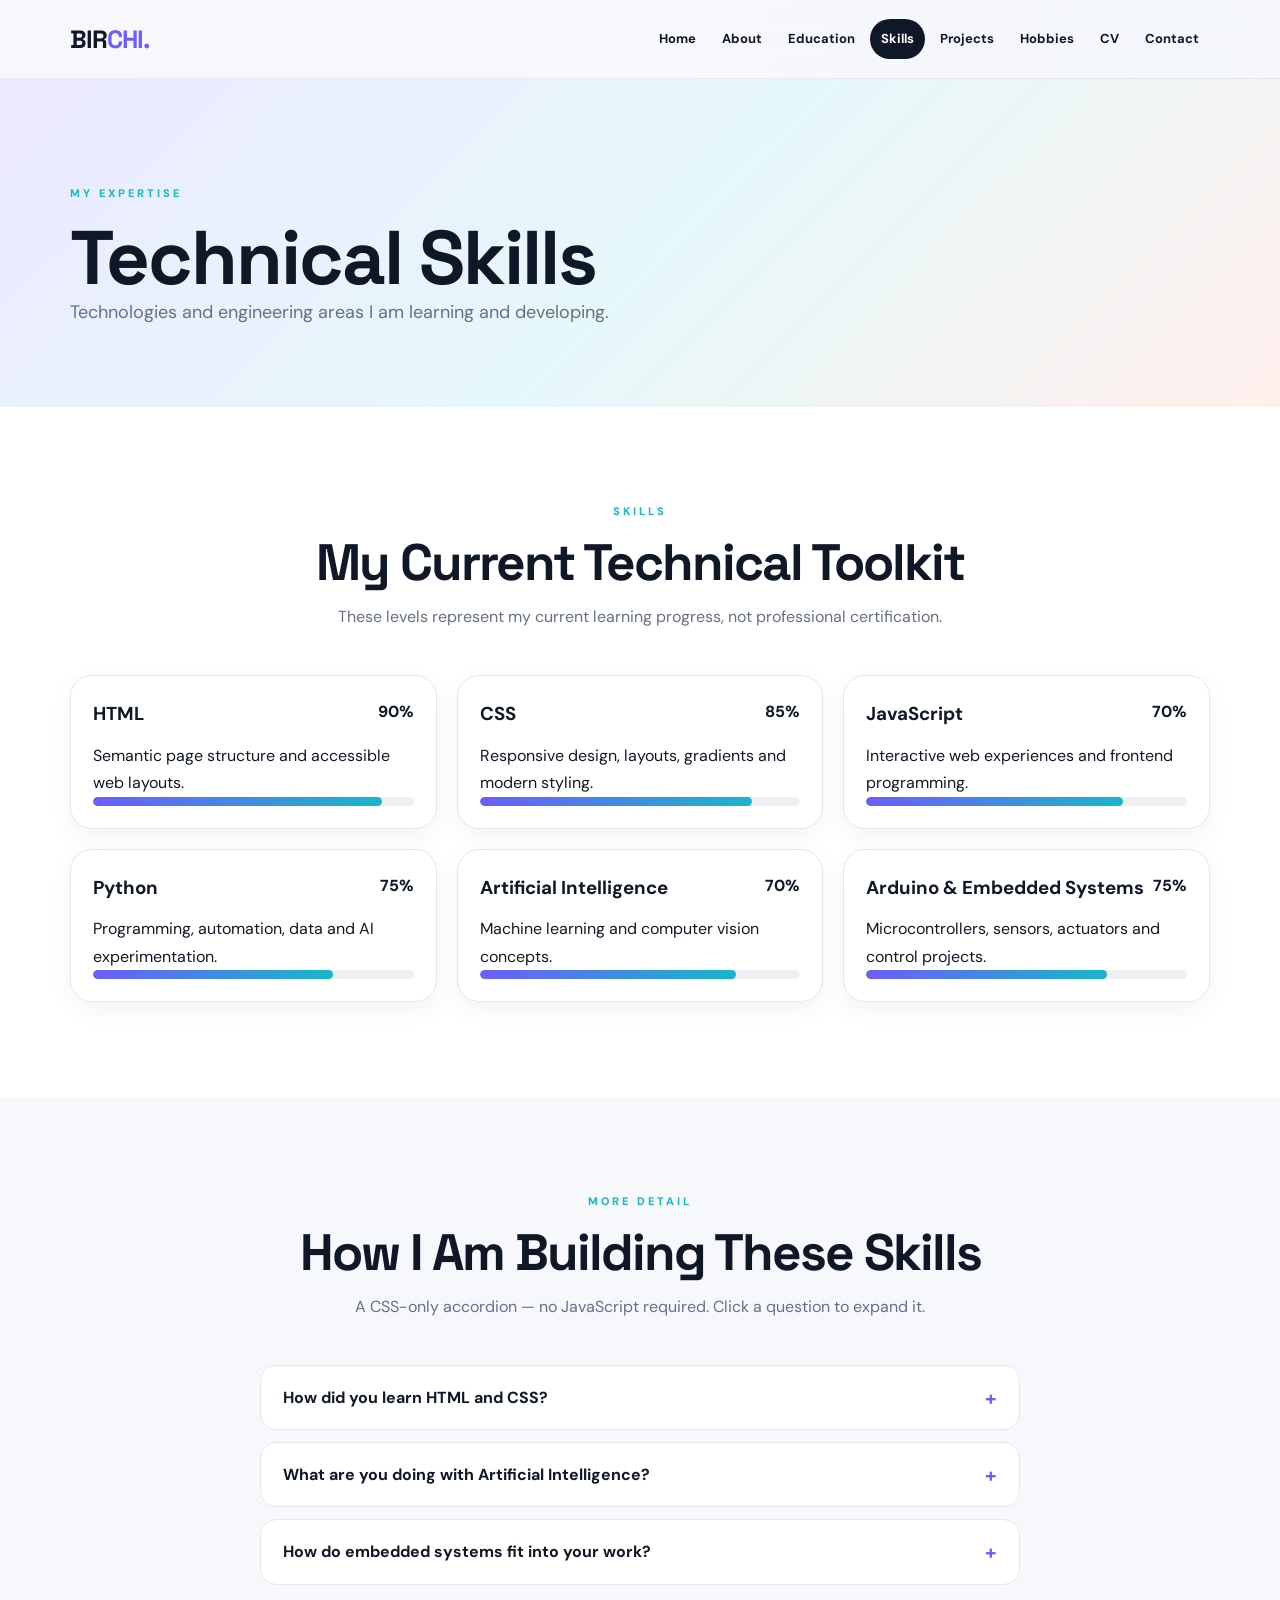
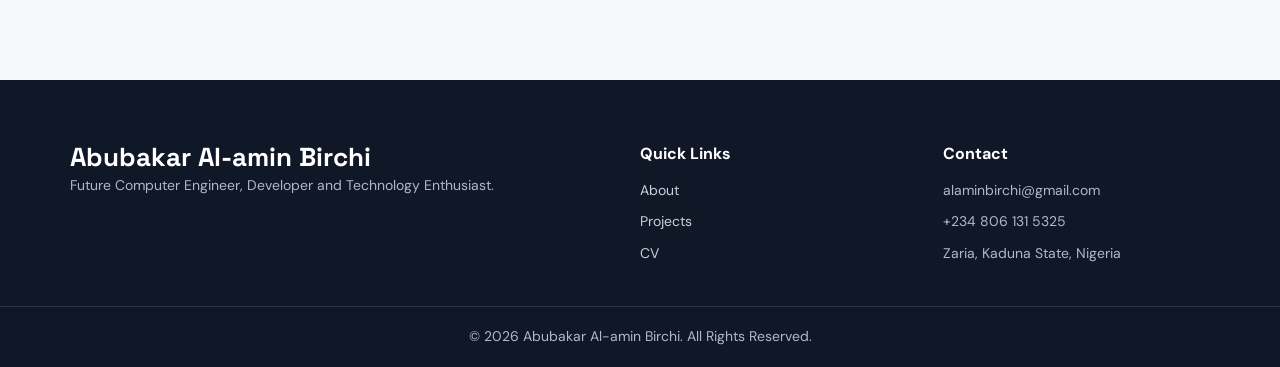
<file: Birchi-Portfolio/skills.html>
<!DOCTYPE html>
<html lang="en">
<head>
    <meta charset="UTF-8">
    <meta name="viewport" content="width=device-width, initial-scale=1.0">
    <title>Technical Skills | Abubakar Al-amin Birchi</title>
    <meta name="description" content="Technical skills and engineering areas Abubakar Al-amin Birchi is learning and developing.">
    <link rel="stylesheet" href="assets/css/style.css">
    <script type="application/ld+json">
    {
      "@context": "https://schema.org",
      "@type": "ProfilePage",
      "mainEntity": {
        "@type": "Person",
        "name": "Abubakar Al-amin Birchi",
        "knowsAbout": [
          "HTML", "CSS", "JavaScript", "Python",
          "Artificial Intelligence", "Arduino and Embedded Systems"
        ]
      }
    }
    </script>
</head>
<body>

<header class="site-header">
    <div class="container nav">
        <a href="index.html" class="logo">BIR<span>CHI.</span></a>
        <nav class="nav-links" aria-label="Primary navigation">
            <a href="index.html">Home</a>
            <a href="about.html">About</a>
            <a href="education.html">Education</a>
            <a href="skills.html" class="active">Skills</a>
            <a href="projects.html">Projects</a>
            <a href="hobbies.html">Hobbies</a>
            <a href="cv.html">CV</a>
            <a href="contact.html">Contact</a>
        </nav>
    </div>
</header>

<main>
<section class="page-hero">
    <div class="container">
        <p class="eyebrow">MY EXPERTISE</p>
        <h1>Technical Skills</h1>
        <p>Technologies and engineering areas I am learning and developing.</p>
    </div>
</section>

<section class="section section-white">
    <div class="container">
        <div class="section-heading">
            <p class="eyebrow">SKILLS</p>
            <h2>My Current Technical Toolkit</h2>
            <p>These levels represent my current learning progress, not professional certification.</p>
        </div>

        <div class="skills-grid">
            <article class="skill-card">
                <div class="skill-top"><h3>HTML</h3><span>90%</span></div>
                <p>Semantic page structure and accessible web layouts.</p>
                <div class="progress progress-90"><span></span></div>
            </article>

            <article class="skill-card">
                <div class="skill-top"><h3>CSS</h3><span>85%</span></div>
                <p>Responsive design, layouts, gradients and modern styling.</p>
                <div class="progress progress-85"><span></span></div>
            </article>

            <article class="skill-card">
                <div class="skill-top"><h3>JavaScript</h3><span>70%</span></div>
                <p>Interactive web experiences and frontend programming.</p>
                <div class="progress progress-70"><span></span></div>
            </article>

            <article class="skill-card">
                <div class="skill-top"><h3>Python</h3><span>75%</span></div>
                <p>Programming, automation, data and AI experimentation.</p>
                <div class="progress progress-75"><span></span></div>
            </article>

            <article class="skill-card">
                <div class="skill-top"><h3>Artificial Intelligence</h3><span>70%</span></div>
                <p>Machine learning and computer vision concepts.</p>
                <div class="progress progress-70"><span></span></div>
            </article>

            <article class="skill-card">
                <div class="skill-top"><h3>Arduino &amp; Embedded Systems</h3><span>75%</span></div>
                <p>Microcontrollers, sensors, actuators and control projects.</p>
                <div class="progress progress-75"><span></span></div>
            </article>
        </div>
    </div>
</section>

<section class="section">
    <div class="container">
        <div class="section-heading">
            <p class="eyebrow">MORE DETAIL</p>
            <h2>How I Am Building These Skills</h2>
            <p>A CSS-only accordion &mdash; no JavaScript required. Click a question to expand it.</p>
        </div>

        <div class="accordion">
            <div class="accordion-item">
                <input type="checkbox" id="acc-1" class="accordion-toggle">
                <label for="acc-1" class="accordion-label">How did you learn HTML and CSS?</label>
                <div class="accordion-content">
                    <p>Through structured online courses, hands-on practice building this very
                    portfolio, and continuously refining layouts with Flexbox and CSS Grid.</p>
                </div>
            </div>

            <div class="accordion-item">
                <input type="checkbox" id="acc-2" class="accordion-toggle">
                <label for="acc-2" class="accordion-label">What are you doing with Artificial Intelligence?</label>
                <div class="accordion-content">
                    <p>I have completed the Huawei HCIA-AI V4.0 certification and a Generative AI
                    for Beginners course, and I apply these concepts in projects such as the fuzzy
                    logic navigation system for a smart wheelchair.</p>
                </div>
            </div>

            <div class="accordion-item">
                <input type="checkbox" id="acc-3" class="accordion-toggle">
                <label for="acc-3" class="accordion-label">How do embedded systems fit into your work?</label>
                <div class="accordion-content">
                    <p>My Automated Irrigation and Soil Health Monitoring project uses an Arduino
                    controller, sensors and control logic, which reflects my growing interest in
                    connecting hardware with software.</p>
                </div>
            </div>
        </div>
    </div>
</section>
</main>

<footer class="footer">
    <div class="container footer-main">
        <div><h3>Abubakar Al-amin Birchi</h3><p>Future Computer Engineer, Developer and Technology Enthusiast.</p></div>
        <div class="footer-links"><h4>Quick Links</h4><a href="about.html">About</a><a href="projects.html">Projects</a><a href="cv.html">CV</a></div>
        <div class="footer-links"><h4>Contact</h4><p>alaminbirchi@gmail.com</p><p>+234 806 131 5325</p><p>Zaria, Kaduna State, Nigeria</p></div>
    </div>
    <div class="copyright"><p>&copy; 2026 Abubakar Al-amin Birchi. All Rights Reserved.</p></div>
</footer>

</body>
</html>
</file>
<file: Birchi-Portfolio/assets/css/style.css>
@import url('https://fonts.googleapis.com/css2?family=DM+Sans:wght@400;500;600;700&family=Space+Grotesk:wght@500;600;700&display=swap');
:root{--ink:#101828;--deep:#182230;--paper:#f7f8fc;--surface:#fff;--violet:#6d5dfc;--cyan:#18b7c9;--coral:#ff7a66;--lime:#b6dc5b;--muted:#667085;--line:#e4e7ec;--shadow:0 22px 55px rgba(31,41,55,.12)}
*{box-sizing:border-box;margin:0;padding:0}html{scroll-behavior:smooth}body{font-family:'DM Sans',Arial,sans-serif;background:radial-gradient(circle at 90% 0,#e4f7f8 0,transparent 28%),var(--paper);color:var(--ink);line-height:1.7}img{max-width:100%;display:block}a{text-decoration:none;color:inherit}.container{width:min(1140px,90%);margin:auto}.site-header{position:sticky;top:0;z-index:99;background:rgba(247,248,252,.88);backdrop-filter:blur(18px);border-bottom:1px solid rgba(16,24,40,.06)}.nav{min-height:78px;display:flex;align-items:center;justify-content:space-between;gap:20px}.logo{font:700 25px 'Space Grotesk';letter-spacing:-1px}.logo span{color:var(--violet)}.nav-links{display:flex;gap:4px;flex-wrap:wrap;justify-content:flex-end}.nav-links a{font-size:13px;font-weight:700;padding:9px 11px;border-radius:999px}.nav-links a:hover,.nav-links a.active{background:var(--ink);color:#fff}
.hero{min-height:700px;display:flex;align-items:center;overflow:hidden;position:relative;background:linear-gradient(135deg,#101828 0%,#182230 58%,#22334b 100%)}.hero:before{content:'';position:absolute;width:480px;height:480px;border-radius:50%;right:-150px;top:-190px;background:linear-gradient(135deg,var(--violet),var(--cyan));filter:blur(10px);opacity:.8}.hero:after{content:'';position:absolute;width:300px;height:300px;left:-100px;bottom:-160px;border:60px solid var(--coral);border-radius:50%;opacity:.5}.hero-content{position:relative;z-index:1;display:grid;grid-template-columns:1.15fr .85fr;gap:70px;align-items:center;padding:75px 0}.hero-text{color:#fff}.hero-label,.eyebrow{font-size:11px;font-weight:800;letter-spacing:3px;color:var(--cyan);margin-bottom:15px}.hero h1,.page-hero h1,.section-heading h2{font-family:'Space Grotesk';line-height:1.04;letter-spacing:-2px}.hero h1{font-size:clamp(52px,7vw,88px);max-width:720px}.hero h1 span{color:var(--lime)}.hero h2{font-size:20px;margin:18px 0;color:#c9d2df}.hero-description{color:#b6c0ce;max-width:650px;font-size:17px}.hero-buttons{display:flex;gap:12px;flex-wrap:wrap;margin-top:30px}.btn{display:inline-flex;padding:13px 22px;border-radius:14px;background:var(--lime);color:var(--ink);font-weight:800;font-size:14px;transition:.25s}.btn:hover{transform:translateY(-3px);box-shadow:0 14px 28px rgba(182,220,91,.2)}.btn-outline{background:transparent;color:#fff;border:1px solid #526174}.hero-photo-wrap{position:relative}.hero-photo-card{width:min(100%,390px);height:470px;padding:12px;background:linear-gradient(160deg,var(--cyan),var(--violet),var(--coral));border-radius:48% 48% 20px 20px;transform:rotate(2deg);box-shadow:var(--shadow)}.hero-photo{width:100%;height:100%;object-fit:cover;border-radius:46% 46% 14px 14px;background:#dbe3ee}.stats{margin-top:-45px;position:relative;z-index:3}.stats-grid{display:grid;grid-template-columns:repeat(4,1fr);background:#fff;border-radius:22px;box-shadow:var(--shadow);overflow:hidden}.stat{padding:25px;border-right:1px solid var(--line)}.stat:last-child{border:0}.stat h3{font:700 30px 'Space Grotesk';color:var(--violet)}.stat p{font-size:13px;color:var(--muted)}.section{padding:95px 0}.section-white{background:#fff}.section-heading{text-align:center;max-width:760px;margin:0 auto 45px}.section-heading h2{font-size:clamp(32px,4vw,52px);margin-bottom:14px}.section-heading>p:last-child{color:var(--muted)}.card-grid,.skills-grid,.project-grid,.hobby-grid{display:grid;grid-template-columns:repeat(3,1fr);gap:20px}.card,.skill-card,.project-card,.hobby-card,.contact-info,.contact-form,.cv{background:var(--surface);border:1px solid var(--line);border-radius:22px;box-shadow:0 8px 25px rgba(16,24,40,.05)}.card{padding:30px;transition:.25s}.card:hover,.project-card:hover,.hobby-card:hover{transform:translateY(-7px);box-shadow:var(--shadow)}.card-number{color:var(--violet);font-size:11px;font-weight:800;letter-spacing:1px}.card h3{font:700 23px 'Space Grotesk';margin:12px 0}.card p:last-child{color:var(--muted)}
.page-hero{padding:105px 0 80px;background:linear-gradient(135deg,#ece9ff,#e6f8fa 52%,#fff0ed)}.page-hero h1{font-size:clamp(45px,7vw,76px)}.page-hero p:not(.eyebrow){max-width:680px;color:var(--muted);font-size:18px}.about-grid,.contact-grid{display:grid;grid-template-columns:.85fr 1.15fr;gap:55px;align-items:center}.about-photo-box img{width:100%;border-radius:24px;box-shadow:var(--shadow)}.about-content h2{font:700 40px 'Space Grotesk';line-height:1.15;margin-bottom:15px}.about-content p{color:var(--muted);margin-bottom:16px}.timeline{border-left:2px dashed #cbd2dc;margin-left:12px;padding-left:30px}.timeline-item{position:relative;padding:0 0 32px}.timeline-item:before{content:'';position:absolute;width:13px;height:13px;border-radius:50%;background:var(--coral);left:-37px;top:7px}.timeline-year{font-weight:800;color:var(--violet);margin-bottom:5px}.timeline-content{background:#fff;padding:22px;border:1px solid var(--line);border-radius:16px}.timeline-content p{color:var(--muted)}.skill-card{padding:22px}.skill-top{display:flex;justify-content:space-between;font-weight:800;margin-bottom:12px}.progress{height:9px;background:#edf0f4;border-radius:20px;overflow:hidden}.progress:after{content:'';display:block;height:100%;width:80%;background:linear-gradient(90deg,var(--violet),var(--cyan));border-radius:inherit}.progress-90:after{width:90%}.progress-85:after{width:85%}.progress-80:after{width:80%}.progress-75:after{width:75%}.project-card{overflow:hidden}.project-image{width:100%;height:220px;object-fit:cover}.project-body{padding:24px}.project-body p{color:var(--muted);margin:10px 0}.tags{display:flex;gap:7px;flex-wrap:wrap}.tags span{background:#f0efff;color:var(--violet);padding:4px 9px;border-radius:999px;font-size:11px;font-weight:700}.hobby-card{padding:28px}.hobby-icon{font-size:34px;margin-bottom:10px}.hobby-card p{color:var(--muted)}.cv{padding:45px}.cv-header{padding-bottom:24px;border-bottom:1px solid var(--line)}.cv-section{padding-top:28px}.cv-section h2{font:700 22px 'Space Grotesk';margin-bottom:10px}.cv-section p,.cv-section li{color:var(--muted)}.contact-info,.contact-form{padding:34px}.contact-item{padding:16px 0;border-bottom:1px solid var(--line)}.form-group{margin-bottom:16px}.form-group label{display:block;font-weight:700;margin-bottom:7px}.form-group input,.form-group textarea{width:100%;padding:13px;border:1px solid var(--line);border-radius:12px;font:inherit;background:#fff}.footer{background:var(--ink);color:#fff;padding-top:60px}.footer-main{display:grid;grid-template-columns:2fr 1fr 1fr;gap:35px;padding-bottom:40px}.footer h3{font:700 26px 'Space Grotesk'}.footer p{color:#aeb9c8;font-size:14px}.footer-links{display:flex;flex-direction:column;gap:8px}.footer-links h4{margin-bottom:4px}.footer-links a{color:#c8d0db;font-size:14px}.copyright{text-align:center;border-top:1px solid #293548;padding:18px;color:#8f9bad;font-size:13px}
.project-card{display:flex;flex-direction:column}.project-body{display:flex;flex-direction:column;gap:6px}.project-body .btn{align-self:flex-start;margin-top:8px}
/* CSS-only modal overlay, driven purely by the :target pseudo-class - no JavaScript */
.project-modal{display:none;position:fixed;inset:0;background:rgba(16,24,40,.78);z-index:200;align-items:center;justify-content:center;padding:24px}
.project-modal:target{display:flex}
.project-modal-content{position:relative;background:#fff;border-radius:22px;max-width:640px;width:100%;max-height:85vh;overflow:auto;padding:36px;box-shadow:var(--shadow)}
.project-modal-content img{width:100%;height:230px;object-fit:cover;border-radius:16px;margin-bottom:18px}
.project-modal-content h3{font:700 26px 'Space Grotesk';margin-bottom:6px}
.project-modal-content p{color:var(--muted);margin:10px 0}
.project-modal-close{position:absolute;top:16px;right:16px;width:36px;height:36px;border-radius:50%;background:var(--ink);color:#fff;display:flex;align-items:center;justify-content:center;font:700 18px/1 Arial,sans-serif;transition:.2s}
.project-modal-close:hover,.project-modal-close:focus{background:var(--coral)}
/* CSS-only accordion, driven by the checkbox + :checked technique - no JavaScript */
.accordion{max-width:760px;margin:0 auto;display:flex;flex-direction:column;gap:12px}
.accordion-item{background:#fff;border:1px solid var(--line);border-radius:16px;overflow:hidden}
.accordion-toggle{position:absolute;opacity:0;pointer-events:none}
.accordion-label{display:block;padding:18px 22px;font-weight:700;cursor:pointer;position:relative}
.accordion-label:after{content:'+';position:absolute;right:22px;top:50%;transform:translateY(-50%);font-size:20px;color:var(--violet);transition:.25s}
.accordion-content{max-height:0;overflow:hidden;transition:max-height .3s ease;padding:0 22px}
.accordion-toggle:checked + .accordion-label:after{content:'\2212';transform:translateY(-50%) rotate(180deg)}
.accordion-toggle:checked + .accordion-label + .accordion-content{max-height:220px;padding-bottom:20px}
.accordion-label:hover{background:#f7f7fb}
.accordion-toggle:focus + .accordion-label{outline:2px solid var(--violet);outline-offset:-2px}
@media(max-width:900px){.nav{padding:12px 0;align-items:flex-start}.nav-links{gap:1px}.hero-content,.about-grid,.contact-grid{grid-template-columns:1fr;gap:40px}.hero{min-height:auto}.hero-photo-wrap{justify-content:flex-start}.stats{margin-top:0}.stats-grid{grid-template-columns:repeat(2,1fr);border-radius:0}.card-grid,.skills-grid,.project-grid,.hobby-grid{grid-template-columns:repeat(2,1fr)}.footer-main{grid-template-columns:1fr 1fr}}@media(max-width:580px){.nav{flex-direction:column}.nav-links{justify-content:flex-start}.nav-links a{padding:6px 8px;font-size:11px}.hero-content{padding:65px 0}.hero-photo-card{height:390px}.stats-grid,.card-grid,.skills-grid,.project-grid,.hobby-grid,.footer-main{grid-template-columns:1fr}.stat{border-right:0;border-bottom:1px solid var(--line)}.section{padding:70px 0}.cv{padding:26px}.hero h1{letter-spacing:-1px}.page-hero{padding:75px 0 60px}.project-modal-content{padding:22px}.project-modal-content img{height:170px}.accordion-label{padding:14px 18px;font-size:14px}}
</file>
